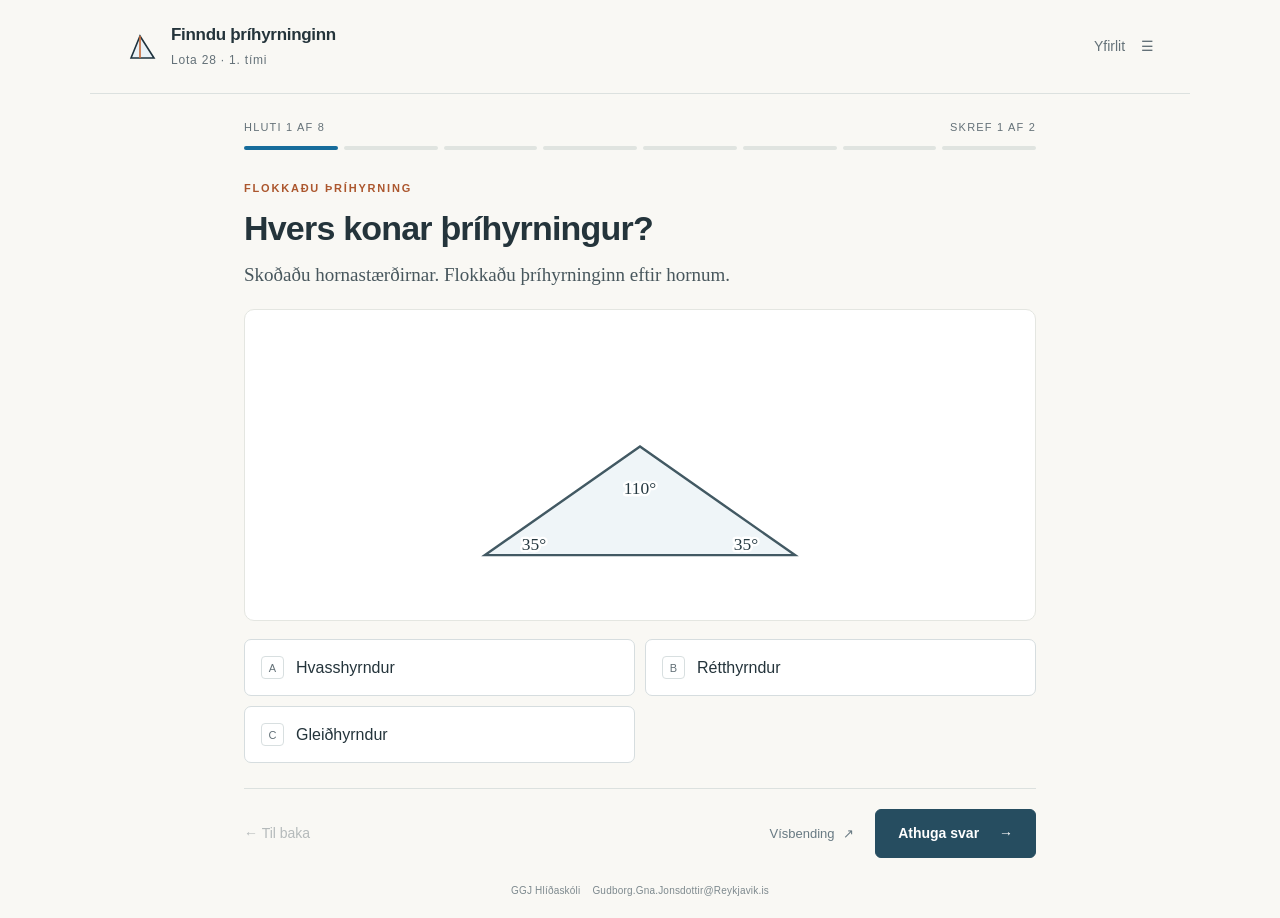
<file: aefingar/finndu-thrihyrninginn/index.html>
<!doctype html>
<html lang="is">
<head>
<meta charset="UTF-8"><meta name="viewport" content="width=device-width,initial-scale=1">
<meta name="theme-color" content="#f9f8f4">
<meta name="description" content="Æfðu flokkun þríhyrninga og reglu Pýþagórasar. Veldu, skoðaðu og reiknaðu, eitt skref í einu.">
<title>Finndu þríhyrninginn · Lota 28</title>
<link rel="stylesheet" href="style.css">
</head>
<body>
<header class="top"><div class="brand"><svg width="32" height="32" viewBox="0 0 32 32" aria-hidden="true"><path d="M5 27L14 5L28 27Z" fill="#e9f1f6" stroke="#1e323d" stroke-width="1.6"/><path d="M14 5V27" stroke="#c76835" stroke-width="1.6"/></svg><div><strong>Finndu þríhyrninginn</strong><span>Lota 28 · 1. tími</span></div></div><button class="quiet" id="outline">Yfirlit <span aria-hidden="true">☰</span></button></header>
<main id="main">
<div class="progress-row"><span id="stepcount"></span><span id="subcount"></span></div>
<div id="progress" class="progress" aria-label="Framvinda"></div>
<section id="exercise" aria-labelledby="heading"></section>
<div class="bottom"><button id="back" class="quiet">← Til baka</button><div class="actions"><button id="hint" class="hint-button">Vísbending <span aria-hidden="true">↗</span></button><button id="check" class="primary">Athuga svar <span aria-hidden="true">→</span></button></div></div>
<p class="footnote">GGJ Hlíðaskóli <span>Gudborg.Gna.Jonsdottir@Reykjavik.is</span></p>
</main>
<dialog id="outlineDialog"><div class="dialog-head"><h2>Æfingin þín</h2><button id="closeDialog" class="icon-button" aria-label="Loka yfirliti">×</button></div><p class="muted">Veldu hluta til að skoða eða æfa aftur.</p><div id="outlineItems"></div><p class="storage-note">Framvindan geymist í þessum vafra. Svör eru ekki send til kennara.</p></dialog>
<script src="app.js"></script>
<script src="embed.js"></script>
</body>
</html>
</file>
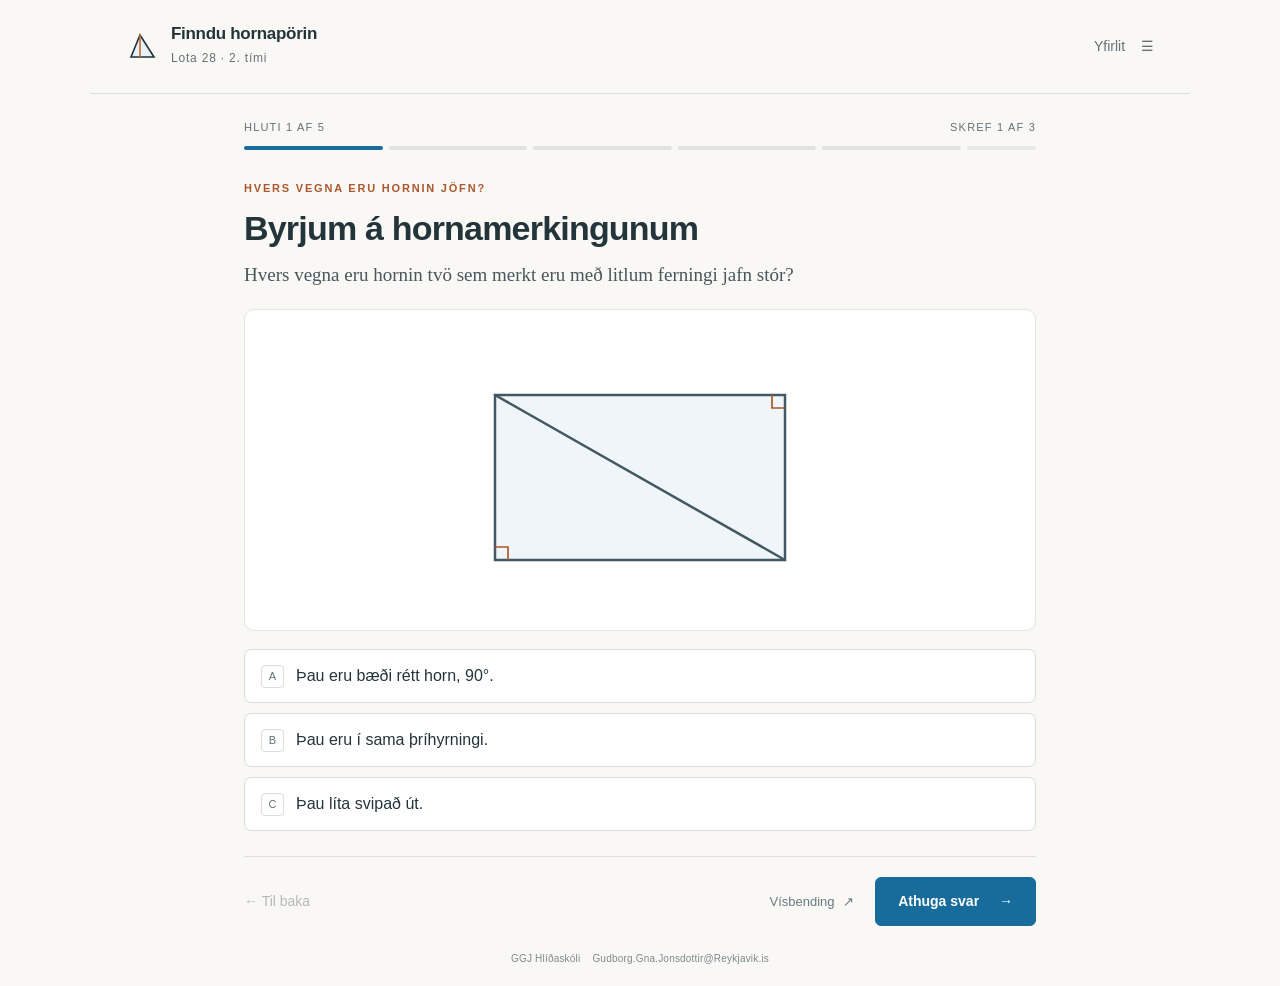
<file: aefingar/timi-2/index.html>
<!doctype html>
<html lang="is">
<head>
<meta charset="UTF-8"><meta name="viewport" content="width=device-width,initial-scale=1">
<meta name="theme-color" content="#f9f8f4">
<meta name="description" content="Æfðu jafnstór horn, samsvörun og einslögun þríhyrninga, eitt skref í einu.">
<title>Finndu hornapörin · Lota 28</title>
<link rel="stylesheet" href="style.css">
</head>
<body>
<header class="top"><div class="brand"><svg width="32" height="32" viewBox="0 0 32 32" aria-hidden="true"><path d="M5 27L14 5L28 27Z" fill="#e9f1f6" stroke="#1e323d" stroke-width="1.6"/><path d="M14 5V27" stroke="#c76835" stroke-width="1.6"/></svg><div><strong>Finndu hornapörin</strong><span>Lota 28 · 2. tími</span></div></div><button class="quiet" id="outline">Yfirlit <span aria-hidden="true">☰</span></button></header>
<main id="main">
<div class="progress-row"><span id="stepcount"></span><span id="subcount"></span></div>
<div id="progress" class="progress" aria-label="Framvinda"></div>
<section id="exercise" aria-labelledby="heading"></section>
<div class="bottom"><button id="back" class="quiet">← Til baka</button><div class="actions"><button id="hint" class="hint-button">Vísbending <span aria-hidden="true">↗</span></button><button id="check" class="primary">Athuga svar <span aria-hidden="true">→</span></button></div></div>
<p class="footnote">GGJ Hlíðaskóli <span>Gudborg.Gna.Jonsdottir@Reykjavik.is</span></p>
</main>
<dialog id="outlineDialog"><div class="dialog-head"><h2>Æfingin þín</h2><button id="closeDialog" class="icon-button" aria-label="Loka yfirliti">×</button></div><p class="muted">Veldu hluta til að skoða eða æfa aftur.</p><div id="outlineItems"></div><p class="storage-note">Framvindan geymist í þessum vafra. Svör eru ekki send til kennara.</p></dialog>
<script src="figures.js?v=20261024-c-intersection"></script>
<script src="tasks.js"></script>
<script src="app.js"></script>
<script src="child.js"></script>
</body>
</html>
</file>
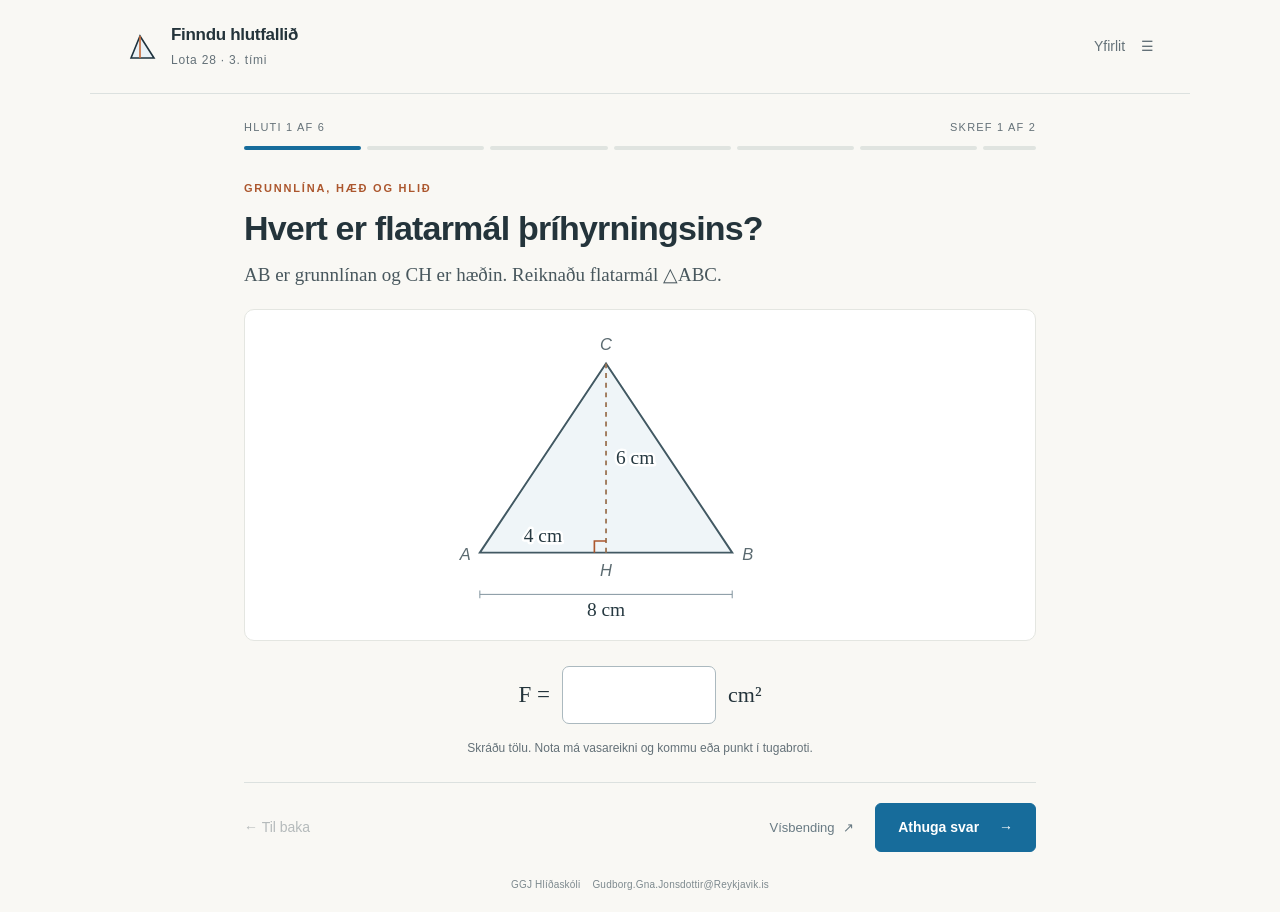
<file: aefingar/timi-3/index.html>
<!doctype html>
<html lang="is">
<head>
<meta charset="UTF-8"><meta name="viewport" content="width=device-width,initial-scale=1">
<meta name="theme-color" content="#f9f8f4">
<meta name="description" content="Æfðu einslögun, lengdar- og flatarmálshlutföll og ármælingar, eitt skref í einu.">
<title>Finndu hlutfallið · Lota 28</title>
<link rel="stylesheet" href="style.css">
</head>
<body>
<header class="top"><div class="brand"><svg width="32" height="32" viewBox="0 0 32 32" aria-hidden="true"><path d="M5 27L14 5L28 27Z" fill="#e9f1f6" stroke="#1e323d" stroke-width="1.6"/><path d="M14 5V27" stroke="#c76835" stroke-width="1.6"/></svg><div><strong>Finndu hlutfallið</strong><span>Lota 28 · 3. tími</span></div></div><button class="quiet" id="outline">Yfirlit <span aria-hidden="true">☰</span></button></header>
<main id="main">
<div class="progress-row"><span id="stepcount"></span><span id="subcount"></span></div>
<div id="progress" class="progress" aria-label="Framvinda"></div>
<section id="exercise" aria-labelledby="heading"></section>
<div class="bottom"><button id="back" class="quiet">← Til baka</button><div class="actions"><button id="hint" class="hint-button">Vísbending <span aria-hidden="true">↗</span></button><button id="check" class="primary">Athuga svar <span aria-hidden="true">→</span></button></div></div>
<p class="footnote">GGJ Hlíðaskóli <span>Gudborg.Gna.Jonsdottir@Reykjavik.is</span></p>
</main>
<dialog id="outlineDialog"><div class="dialog-head"><h2>Æfingin þín</h2><button id="closeDialog" class="icon-button" aria-label="Loka yfirliti">×</button></div><p class="muted">Veldu hluta til að skoða eða æfa aftur.</p><div id="outlineItems"></div><p class="storage-note">Framvindan geymist í þessum vafra. Svör eru ekki send til kennara.</p></dialog>
<script src="figures.js"></script>
<script src="tasks.js"></script>
<script src="app.js"></script>
<script src="child.js"></script>
</body>
</html>
</file>
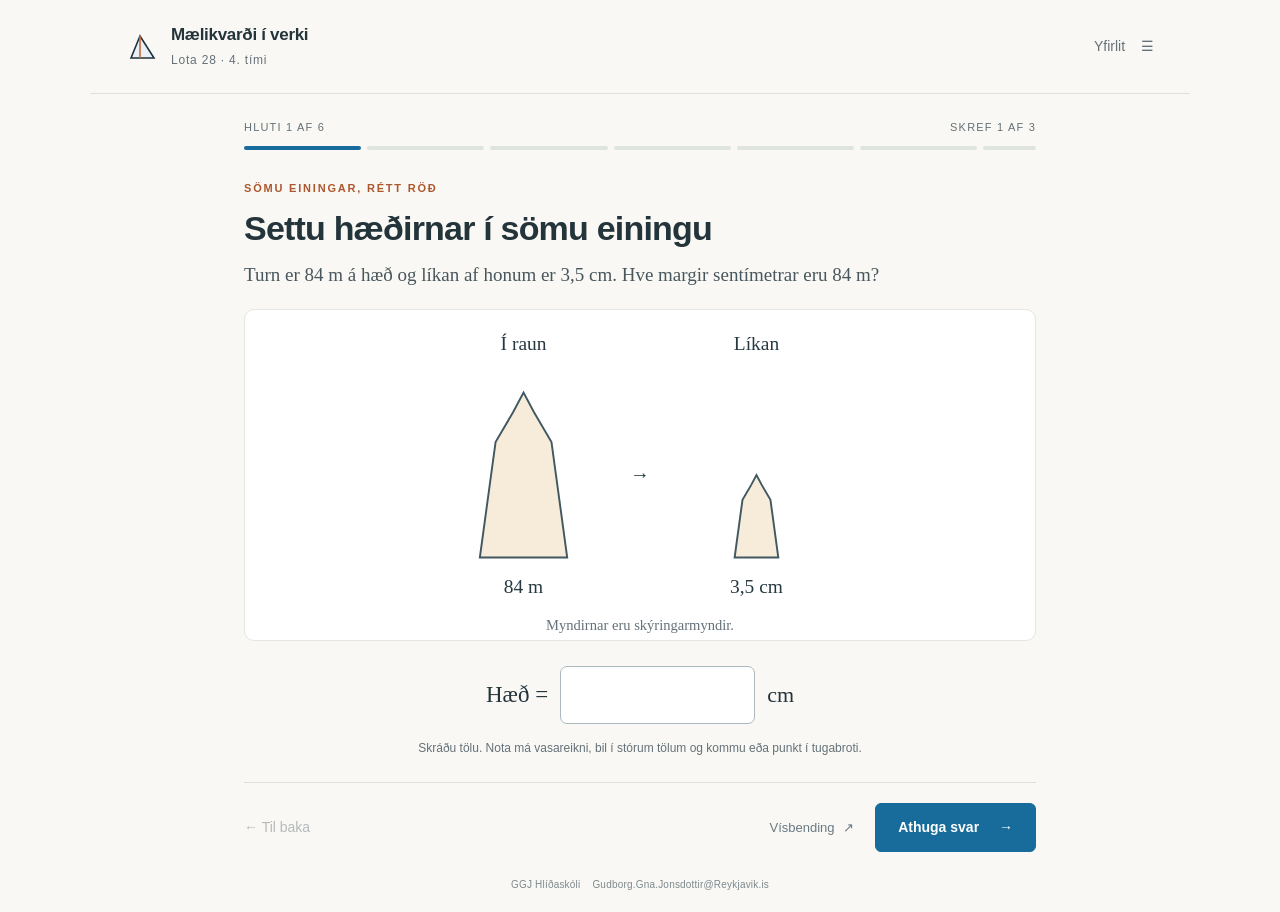
<file: aefingar/timi-4/index.html>
<!doctype html>
<html lang="is">
<head>
<meta charset="UTF-8"><meta name="viewport" content="width=device-width,initial-scale=1">
<meta name="theme-color" content="#f9f8f4">
<meta name="description" content="Æfðu mælikvarða, einingabreytingar og mælingar, eitt skref í einu.">
<title>Mælikvarði í verki · Lota 28</title>
<link rel="stylesheet" href="style.css">
</head>
<body>
<header class="top"><div class="brand"><svg width="32" height="32" viewBox="0 0 32 32" aria-hidden="true"><path d="M5 27L14 5L28 27Z" fill="#e9f1f6" stroke="#1e323d" stroke-width="1.6"/><path d="M14 5V27" stroke="#c76835" stroke-width="1.6"/></svg><div><strong>Mælikvarði í verki</strong><span>Lota 28 · 4. tími</span></div></div><button class="quiet" id="outline">Yfirlit <span aria-hidden="true">☰</span></button></header>
<main id="main">
<div class="progress-row"><span id="stepcount"></span><span id="subcount"></span></div>
<div id="progress" class="progress" aria-label="Framvinda"></div>
<section id="exercise" aria-labelledby="heading"></section>
<div class="bottom"><button id="back" class="quiet">← Til baka</button><div class="actions"><button id="hint" class="hint-button">Vísbending <span aria-hidden="true">↗</span></button><button id="check" class="primary">Athuga svar <span aria-hidden="true">→</span></button></div></div>
<p class="footnote">GGJ Hlíðaskóli <span>Gudborg.Gna.Jonsdottir@Reykjavik.is</span></p>
</main>
<dialog id="outlineDialog"><div class="dialog-head"><h2>Æfingin þín</h2><button id="closeDialog" class="icon-button" aria-label="Loka yfirliti">×</button></div><p class="muted">Veldu hluta til að skoða eða æfa aftur.</p><div id="outlineItems"></div><p class="storage-note">Framvindan geymist í þessum vafra. Svör eru ekki send til kennara.</p></dialog>
<script src="figures.js"></script>
<script src="tasks.js"></script>
<script src="app.js"></script>
<script src="child.js"></script>
</body>
</html>
</file>
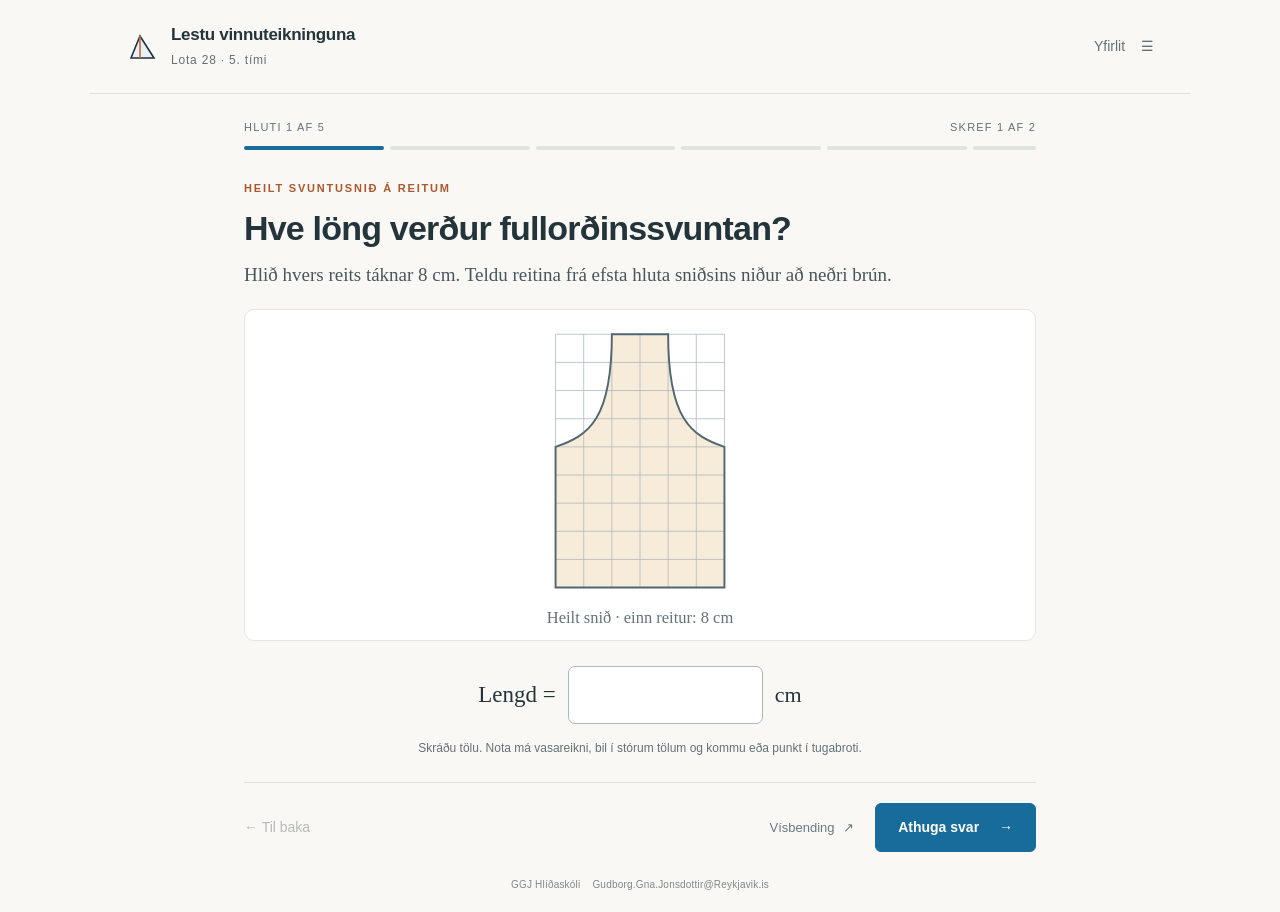
<file: aefingar/timi-5/index.html>
<!doctype html>
<html lang="is">
<head>
<meta charset="UTF-8"><meta name="viewport" content="width=device-width,initial-scale=1">
<meta name="theme-color" content="#f9f8f4">
<meta name="description" content="Lestu snið og vinnuteikningar, gerðu efnislista og reiknaðu mál og flatarmál, eitt skref í einu.">
<title>Lestu vinnuteikninguna · Lota 28</title>
<link rel="stylesheet" href="style.css">
</head>
<body>
<header class="top"><div class="brand"><svg width="32" height="32" viewBox="0 0 32 32" aria-hidden="true"><path d="M5 27L14 5L28 27Z" fill="#e9f1f6" stroke="#1e323d" stroke-width="1.6"/><path d="M14 5V27" stroke="#c76835" stroke-width="1.6"/></svg><div><strong>Lestu vinnuteikninguna</strong><span>Lota 28 · 5. tími</span></div></div><button class="quiet" id="outline">Yfirlit <span aria-hidden="true">☰</span></button></header>
<main id="main">
<div class="progress-row"><span id="stepcount"></span><span id="subcount"></span></div>
<div id="progress" class="progress" aria-label="Framvinda"></div>
<section id="exercise" aria-labelledby="heading"></section>
<div class="bottom"><button id="back" class="quiet">← Til baka</button><div class="actions"><button id="hint" class="hint-button">Vísbending <span aria-hidden="true">↗</span></button><button id="check" class="primary">Athuga svar <span aria-hidden="true">→</span></button></div></div>
<p class="footnote">GGJ Hlíðaskóli <span>Gudborg.Gna.Jonsdottir@Reykjavik.is</span></p>
</main>
<dialog id="outlineDialog"><div class="dialog-head"><h2>Æfingin þín</h2><button id="closeDialog" class="icon-button" aria-label="Loka yfirliti">×</button></div><p class="muted">Veldu hluta til að skoða eða æfa aftur.</p><div id="outlineItems"></div><p class="storage-note">Framvindan geymist í þessum vafra. Svör eru ekki send til kennara.</p></dialog>
<script src="figures.js"></script>
<script src="tasks.js"></script>
<script src="app.js"></script>
<script src="child.js"></script>
</body>
</html>
</file>
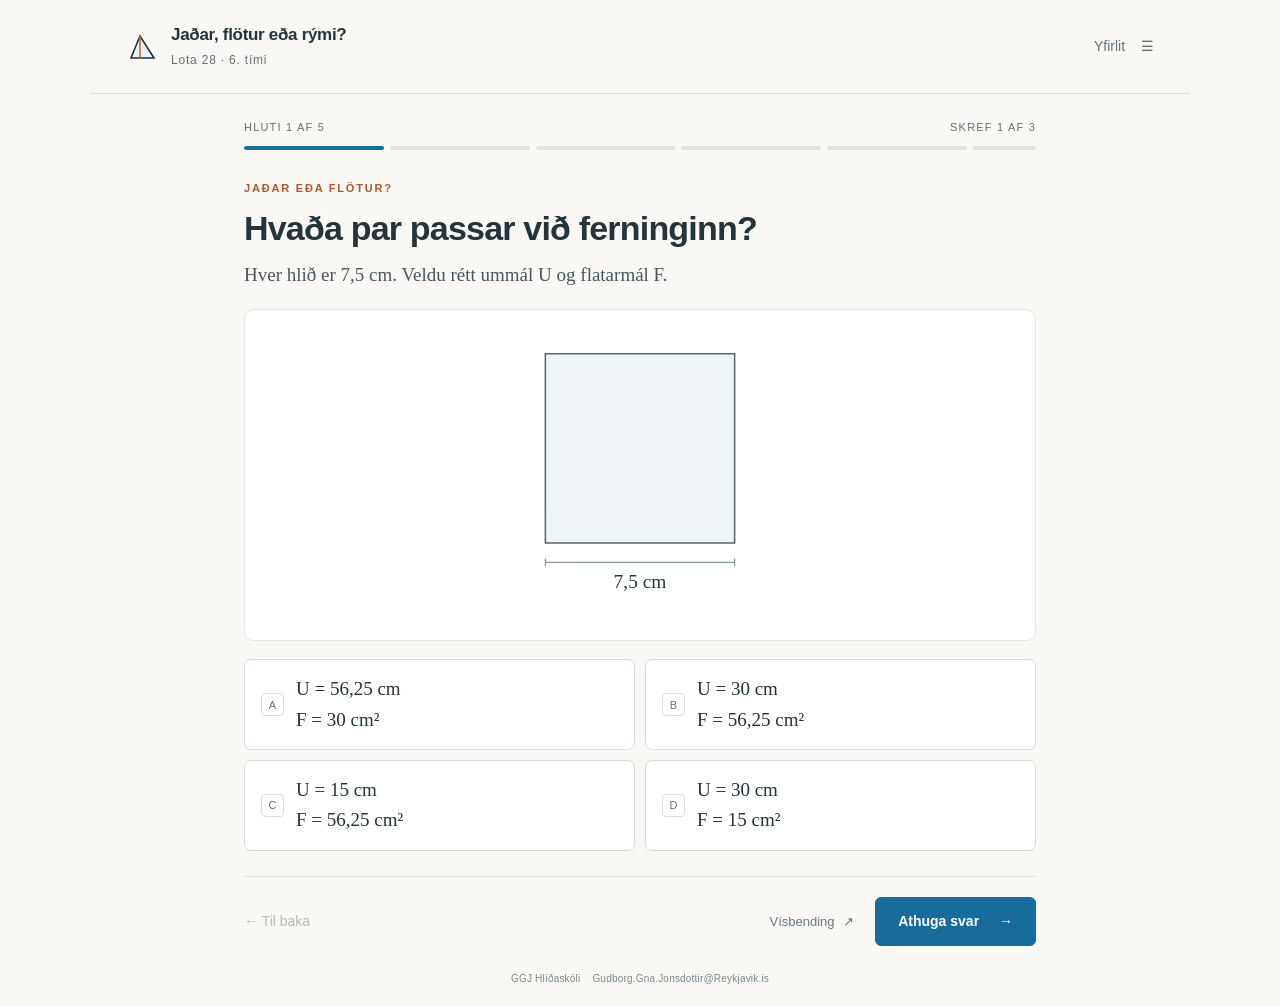
<file: aefingar/timi-6/index.html>
<!doctype html>
<html lang="is">
<head>
<meta charset="UTF-8"><meta name="viewport" content="width=device-width,initial-scale=1">
<meta name="theme-color" content="#f9f8f4">
<meta name="description" content="Veldu rétta lengd, reiknaðu ummál, flatarmál og rúmmál og finndu þyngd malarhlass.">
<title>Jaðar, flötur eða rými? · Lota 28</title>
<link rel="stylesheet" href="style.css">
</head>
<body>
<header class="top"><div class="brand"><svg width="32" height="32" viewBox="0 0 32 32" aria-hidden="true"><path d="M5 27L14 5L28 27Z" fill="#e9f1f6" stroke="#1e323d" stroke-width="1.6"/><path d="M14 5V27" stroke="#c76835" stroke-width="1.6"/></svg><div><strong>Jaðar, flötur eða rými?</strong><span>Lota 28 · 6. tími</span></div></div><button class="quiet" id="outline">Yfirlit <span aria-hidden="true">☰</span></button></header>
<main id="main">
<div class="progress-row"><span id="stepcount"></span><span id="subcount"></span></div>
<div id="progress" class="progress" aria-label="Framvinda"></div>
<section id="exercise" aria-labelledby="heading"></section>
<div class="bottom"><button id="back" class="quiet">← Til baka</button><div class="actions"><button id="hint" class="hint-button">Vísbending <span aria-hidden="true">↗</span></button><button id="check" class="primary">Athuga svar <span aria-hidden="true">→</span></button></div></div>
<p class="footnote">GGJ Hlíðaskóli <span>Gudborg.Gna.Jonsdottir@Reykjavik.is</span></p>
</main>
<dialog id="outlineDialog"><div class="dialog-head"><h2>Æfingin þín</h2><button id="closeDialog" class="icon-button" aria-label="Loka yfirliti">×</button></div><p class="muted">Veldu hluta til að skoða eða æfa aftur.</p><div id="outlineItems"></div><p class="storage-note">Framvindan geymist í þessum vafra. Svör eru ekki send til kennara.</p></dialog>
<script src="figures.js"></script>
<script src="tasks.js"></script>
<script src="app.js"></script>
<script src="child.js"></script>
</body>
</html>
</file>
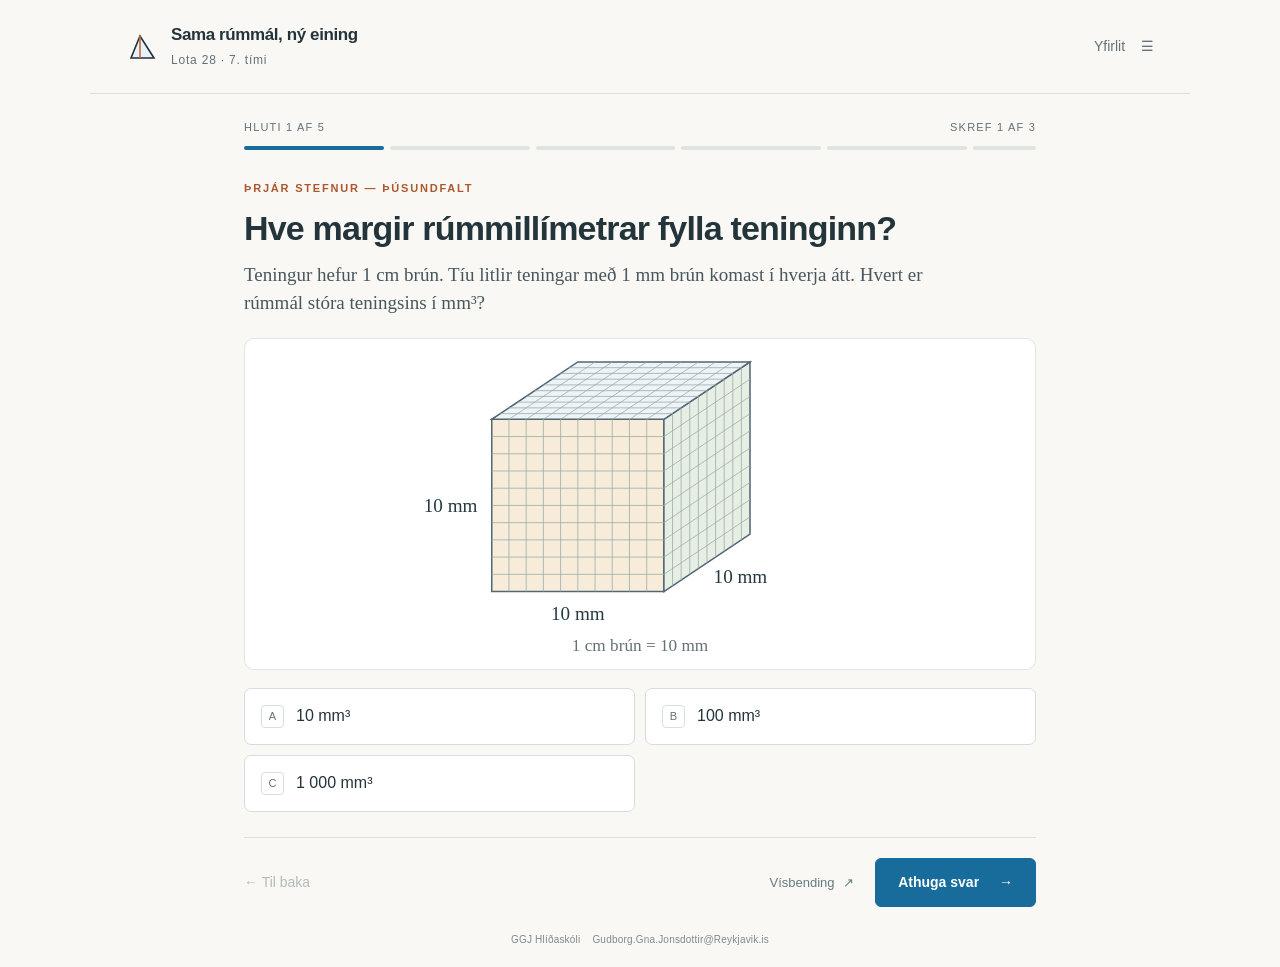
<file: aefingar/timi-7/index.html>
<!doctype html>
<html lang="is">
<head>
<meta charset="UTF-8"><meta name="viewport" content="width=device-width,initial-scale=1">
<meta name="theme-color" content="#f9f8f4">
<meta name="description" content="Breyttu milli rúmeininga og lítraeininga og tengdu rúmmál vatns við massa, eitt skref í einu.">
<title>Sama rúmmál, ný eining · Lota 28</title>
<link rel="stylesheet" href="style.css">
</head>
<body>
<header class="top"><div class="brand"><svg width="32" height="32" viewBox="0 0 32 32" aria-hidden="true"><path d="M5 27L14 5L28 27Z" fill="#e9f1f6" stroke="#1e323d" stroke-width="1.6"/><path d="M14 5V27" stroke="#c76835" stroke-width="1.6"/></svg><div><strong>Sama rúmmál, ný eining</strong><span>Lota 28 · 7. tími</span></div></div><button class="quiet" id="outline">Yfirlit <span aria-hidden="true">☰</span></button></header>
<main id="main">
<div class="progress-row"><span id="stepcount"></span><span id="subcount"></span></div>
<div id="progress" class="progress" aria-label="Framvinda"></div>
<section id="exercise" aria-labelledby="heading"></section>
<div class="bottom"><button id="back" class="quiet">← Til baka</button><div class="actions"><button id="hint" class="hint-button">Vísbending <span aria-hidden="true">↗</span></button><button id="check" class="primary">Athuga svar <span aria-hidden="true">→</span></button></div></div>
<p class="footnote">GGJ Hlíðaskóli <span>Gudborg.Gna.Jonsdottir@Reykjavik.is</span></p>
</main>
<dialog id="outlineDialog"><div class="dialog-head"><h2>Æfingin þín</h2><button id="closeDialog" class="icon-button" aria-label="Loka yfirliti">×</button></div><p class="muted">Veldu hluta til að skoða eða æfa aftur.</p><div id="outlineItems"></div><p class="storage-note">Framvindan geymist í þessum vafra. Svör eru ekki send til kennara.</p></dialog>
<script src="figures.js"></script>
<script src="tasks.js"></script>
<script src="app.js"></script>
<script src="child.js"></script>
</body>
</html>
</file>
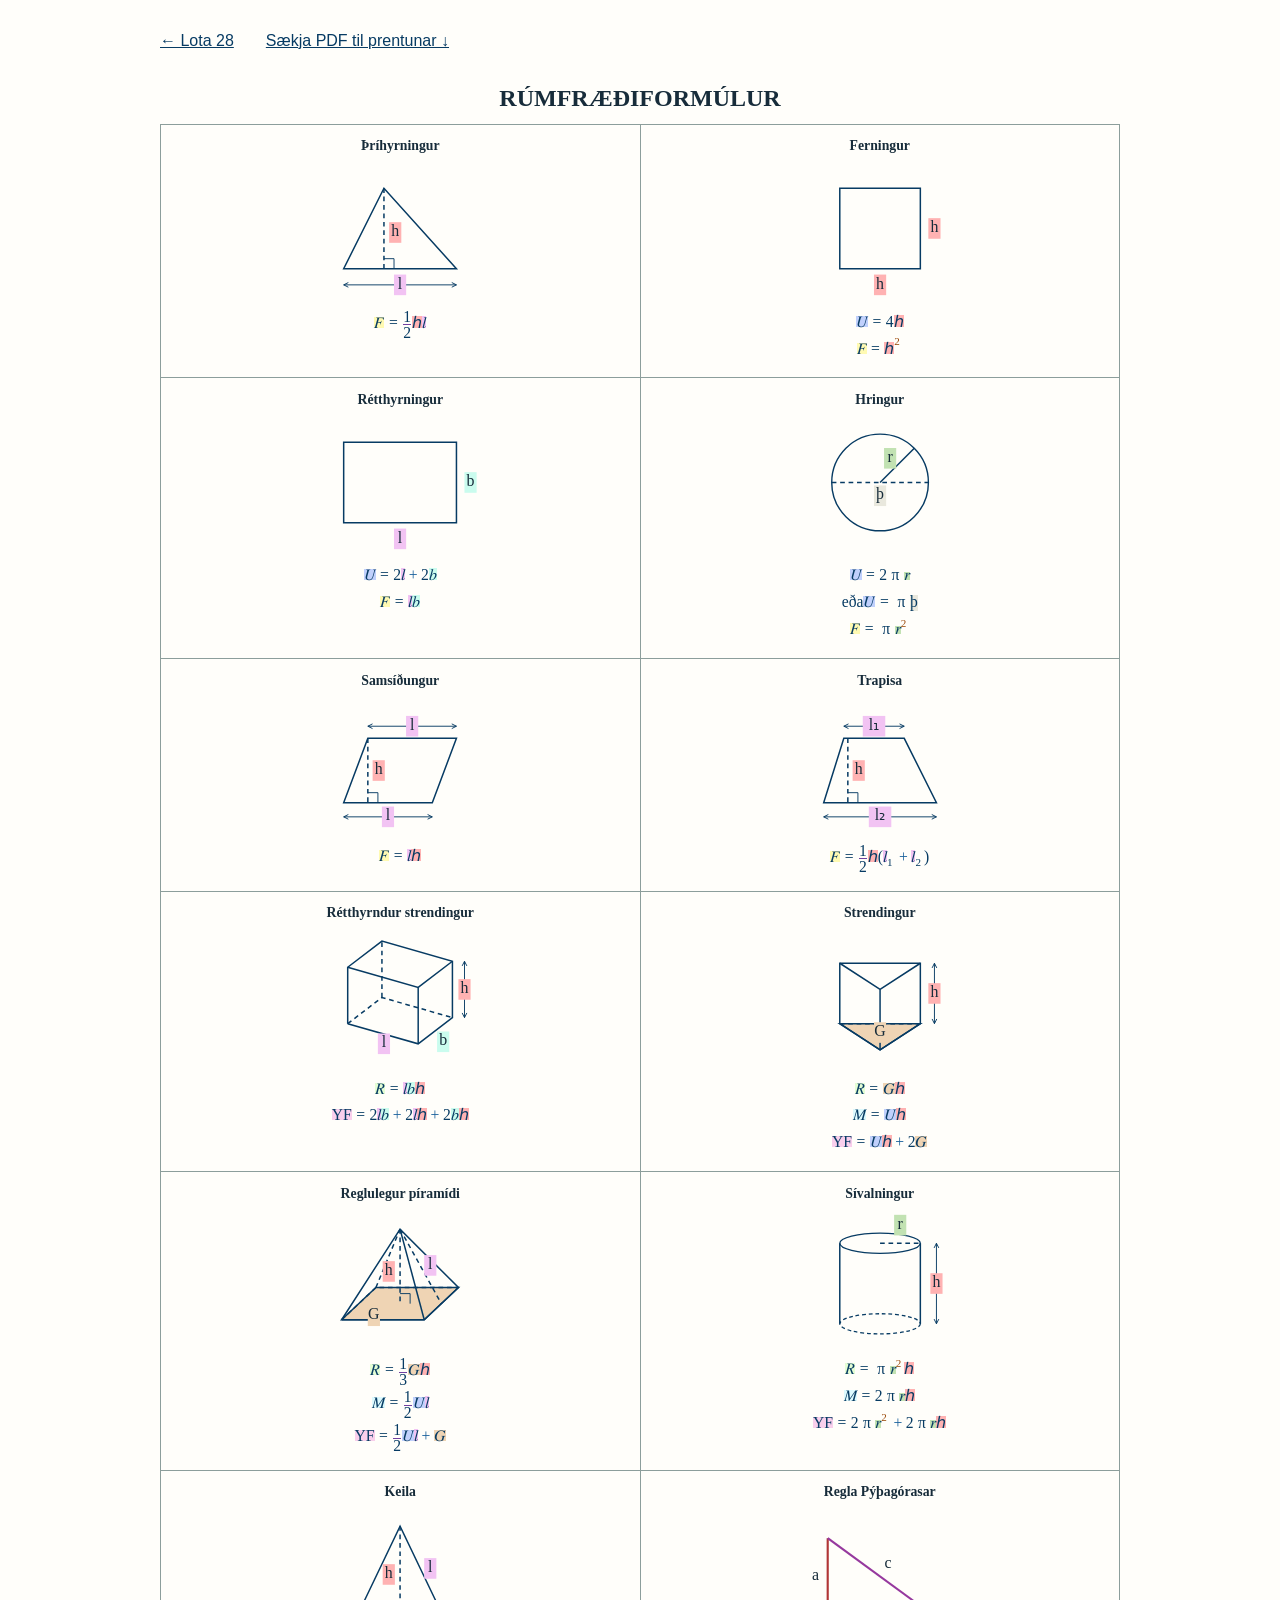
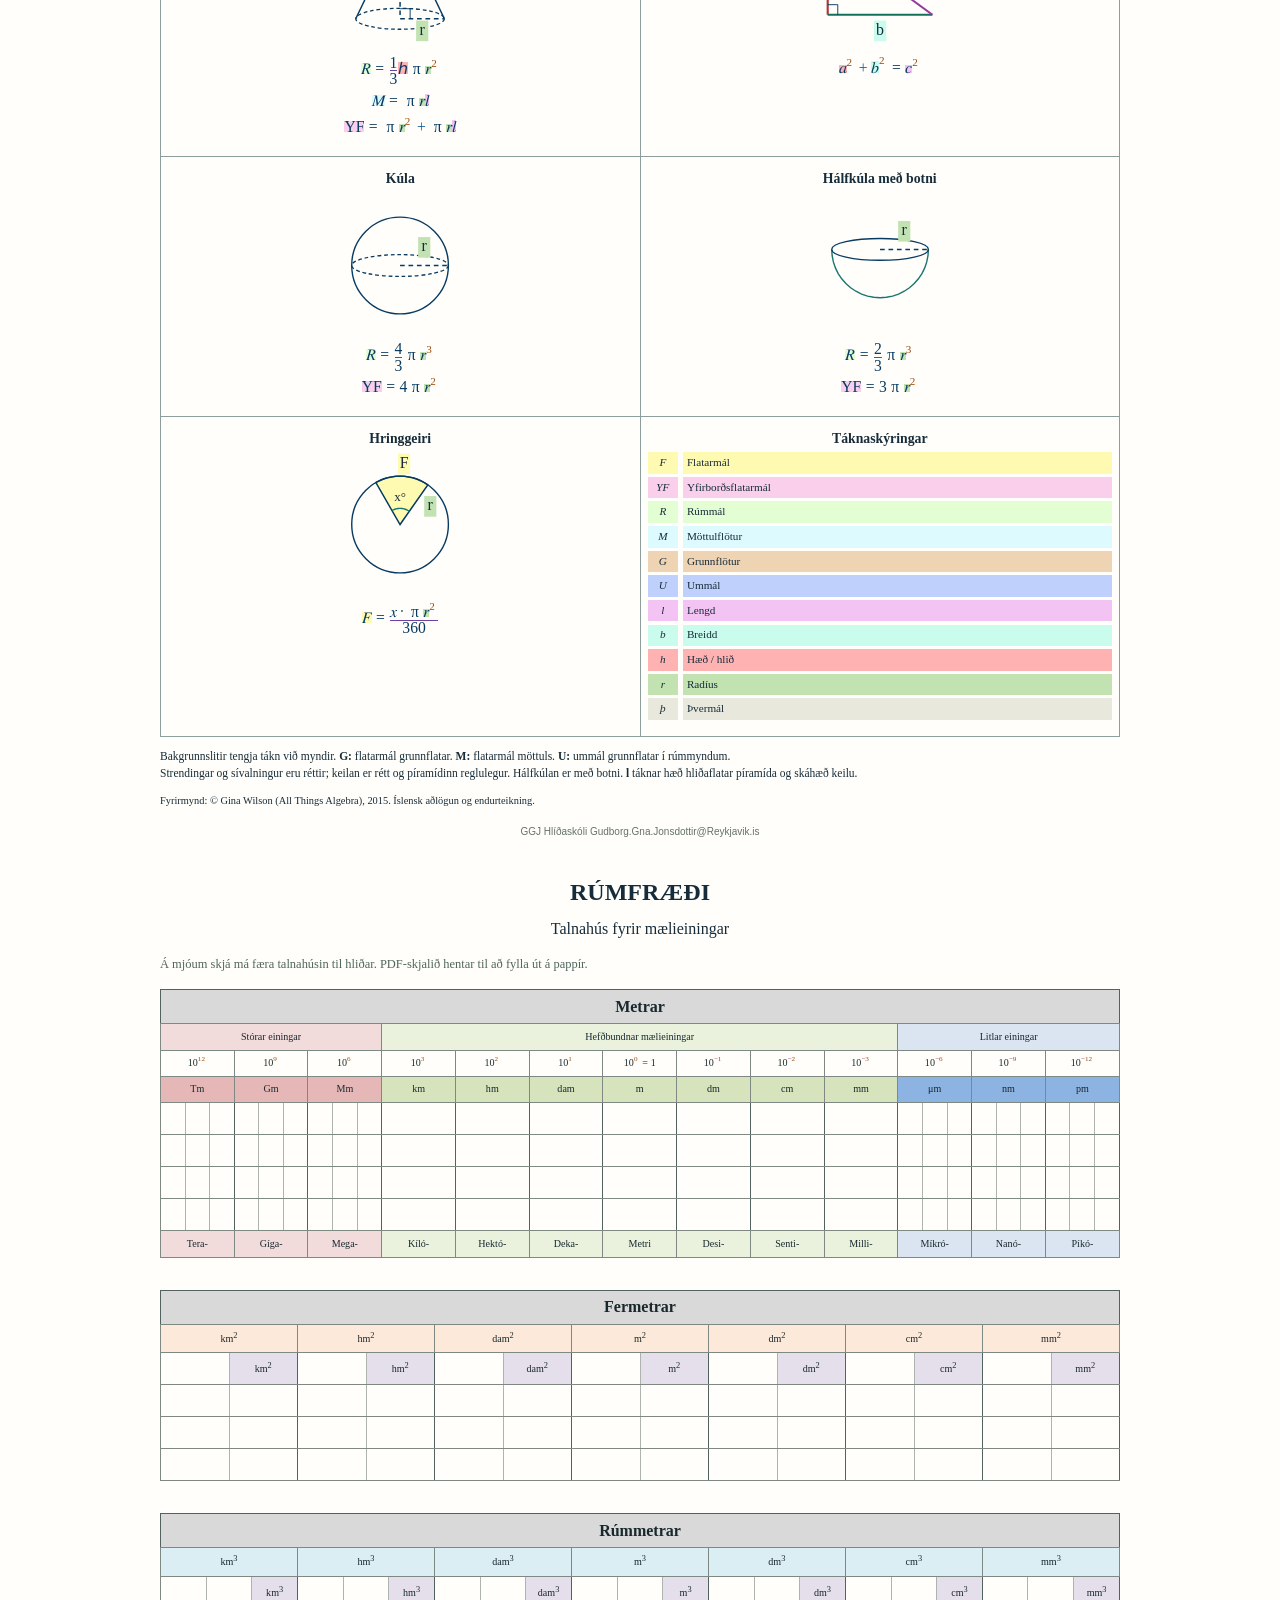
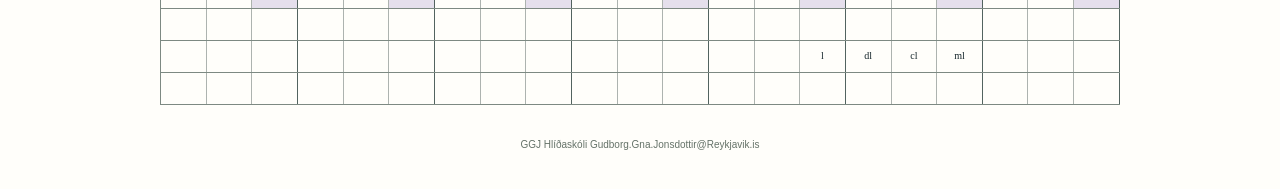
<file: formulublad.html>
<!doctype html><html lang="is"><head><meta charset="utf-8"><meta name="viewport" content="width=device-width,initial-scale=1"><title>Rúmfræðiformúlur og talnahús</title><style>body{max-width:960px;margin:2rem auto;padding:0 1rem;background:#fffefa}a{color:#073b63}.standalone-actions{display:flex;gap:2rem;flex-wrap:wrap;font:16px Arial;margin-bottom:2rem}
.reference-panel{margin:1.5rem 0 2rem;border:1px solid #c7d6cd;background:#fffefa;padding:1rem;scroll-margin-top:1rem}.reference-panel>summary{color:#073b63;cursor:pointer;font-weight:bold;font-size:1.05rem}.reference-panel .ref-intro{font-size:.87rem}.reference-sheet{color:#172c3a;font-family:Georgia,serif;line-height:1.4}.reference-sheet *{box-sizing:border-box}.reference-sheet .sheet-page{margin:1.8rem 0 2.3rem}.reference-sheet .ref-heading{font-size:1.5rem;text-align:center;font-weight:bold;margin:.3rem 0 .5rem}.reference-sheet .ref-subtitle{text-align:center;margin:0 0 1rem}.reference-sheet .ref-name{display:none}.reference-sheet .formula-grid{display:grid;grid-template-columns:repeat(2,minmax(0,1fr));border-top:1px solid #8c9e9b;border-left:1px solid #8c9e9b}.reference-sheet .ref-card{padding:.8rem .45rem;border-bottom:1px solid #8c9e9b;border-right:1px solid #8c9e9b;text-align:center;min-width:0}.reference-sheet .ref-card h3{font-size:.86rem;font-weight:bold;margin:0 0 .3rem;line-height:1.3}.reference-sheet .ref-card svg{display:block;width:100%;height:145px;margin:auto}.reference-sheet .ref-equation{margin:.35rem 0;color:#073b63;font-size:.95rem;white-space:nowrap}.reference-sheet .ref-equation math{font-size:1.03em}.reference-sheet .ref-key>div{display:grid;grid-template-columns:1.9rem 1fr;gap:.3rem;margin:.2rem 0;text-align:left;font-size:.7rem}.reference-sheet .ref-key>div>span{padding:.18rem .25rem}.reference-sheet .ref-key>div>span:first-child{text-align:center;font-style:italic}.reference-sheet .ref-notes{font-size:.72rem;line-height:1.5;margin:.7rem 0}.reference-sheet .ref-credit{font-size:.65rem;line-height:1.4}.reference-sheet .ref-watermark{font:10px/1.5 Arial,sans-serif;text-align:center;overflow-wrap:anywhere;color:#657268;margin:1rem 0 .3rem}.reference-sheet .house-scroll{overflow-x:auto;max-width:100%;margin:1rem 0 2rem}.reference-sheet .house{min-width:670px;width:100%;border-collapse:collapse;table-layout:fixed;color:#18282d;font-size:.63rem;line-height:1.25}.reference-sheet .house caption{border:1px solid #52635f;border-bottom:0;font-size:1rem;font-weight:bold;background:#d9d9d9;padding:.4rem}.reference-sheet .house td,.reference-sheet .house th{border:1px solid #7d8982;padding:.4rem .08rem;text-align:center;vertical-align:middle;font-weight:normal;color:inherit}.reference-sheet .house .digit-row td{height:32px;border-right:1px solid #adb3af}.reference-sheet .house .unit-end{border-right:1.5px solid #52635f!important}.reference-sheet .house .large{background:#e5b8b7}.reference-sheet .house .large-light{background:#f2dbdb}.reference-sheet .house .metric{background:#d6e3bc}.reference-sheet .house .metric-light{background:#eaf1dd}.reference-sheet .house .small{background:#8db3e2}.reference-sheet .house .small-light{background:#dbe5f1}.reference-sheet .power-2 th{background:#fde9d9}.reference-sheet .power-3 th{background:#daeef3}.reference-sheet .house .place-unit{background:#e5dfec}.reference-sheet .house math{font-size:1em}.reference-sheet .ref-scroll-help{font-size:.78rem;color:#50665d}
@media(max-width:500px){.reference-panel{padding:.65rem}.reference-sheet .formula-grid{grid-template-columns:1fr}.reference-sheet .ref-card h3{font-size:1rem}.reference-sheet .ref-equation{font-size:1.12rem}.reference-sheet .ref-card svg{height:175px}.reference-sheet .ref-key>div{font-size:.85rem}.reference-sheet .ref-heading{font-size:1.2rem}}
@media print{.reference-panel{display:none}}

@page{size:A4;margin:9mm 8mm}
@media print{html{font-size:12pt}body{margin:0;background:white}.standalone-actions{display:none}.reference-sheet{font-size:10pt}.reference-sheet .sheet-page{height:276mm;margin:0;border:3px double #30443d;padding:4mm;break-after:page;display:flex;flex-direction:column}.reference-sheet .sheet-page:last-child{break-after:auto}.reference-sheet .ref-heading{font-size:17pt;margin:0 0 2mm}.reference-sheet .ref-name{display:block;text-align:right;font-size:8pt;margin:0 0 2mm}.reference-sheet .ref-subtitle{font-size:12pt;margin:0 0 2mm}.reference-sheet .formula-grid{grid-template-columns:repeat(4,minmax(0,1fr));grid-template-rows:repeat(4,54mm)}.reference-sheet .ref-card{padding:1.5mm .7mm}.reference-sheet .ref-card h3{font-size:8.1pt;height:5mm;margin:0;line-height:1.2}.reference-sheet .ref-card svg{height:25mm;width:100%}.reference-sheet .ref-equation{font-size:10.3pt;margin:1mm 0;line-height:1.55}.reference-sheet .ref-key>div{grid-template-columns:6mm 1fr;gap:1mm;margin:.8mm 0;font-size:7.2pt;line-height:1.25}.reference-sheet .ref-key>div>span{padding:.8mm .4mm}.reference-sheet .ref-notes{font-size:8pt;margin:3mm 0 1mm;line-height:1.3}.reference-sheet .ref-credit{font-size:7pt;margin:1mm 0}.reference-sheet .ref-watermark{margin:auto 0 0;font-size:7pt}.reference-sheet .house-scroll{overflow:visible;margin:3mm 0 5mm}.reference-sheet .house{min-width:0;font-size:8pt}.reference-sheet .house caption{padding:2mm;font-size:12pt}.reference-sheet .house th,.reference-sheet .house td{padding:2mm 0}.reference-sheet .house .digit-row td{height:8mm}.reference-sheet .metric-house{font-size:7pt}.reference-sheet .ref-scroll-help{display:none}.reference-sheet .power-house .digit-row td{height:9mm}}
@media print{.reference-sheet .formula-grid{grid-template-rows:54mm 54mm 59mm 54mm}.reference-sheet .ref-card svg{height:22mm}.reference-sheet .ref-equation{margin:.7mm 0;line-height:1.25}.reference-sheet .ref-key>div{font-size:7pt;line-height:1.15;margin:.4mm 0}.reference-sheet .ref-key>div>span{padding:.2mm .4mm}}</style><style id="operation-colors">/* Litakóðun reikniaðgerða, samkvæmt ósk kennara 13. október 2026. */
.op-add{color:#185f9b}.op-sub{color:#a13254}.op-mul{color:#14715b}.op-div{color:#7040a0}.op-pow{color:#9c4b0c}
math .math-neutral{color:#073b63}
math msqrt.op-pow>mrow{color:#073b63;border-top-color:#9c4b0c}
.example-question strong{color:#073b63}
@media print{math,.operation-key{-webkit-print-color-adjust:exact;print-color-adjust:exact}}
math msqrt.op-pow::before{filter:none;background-image:url("data:image/svg+xml,%3Csvg xmlns='http://www.w3.org/2000/svg' viewBox='0 0 13 100' preserveAspectRatio='none'%3E%3Cpath d='M0 72 L3 66 L6 98 L13 0' fill='none' stroke='%239c4b0c' stroke-width='1' vector-effect='non-scaling-stroke'/%3E%3C/svg%3E")}
</style></head><body><nav class="standalone-actions"><a href="index.html#yfirlit">← Lota 28</a><a href="rumfraediformulur-talnahus.pdf" download>Sækja PDF til prentunar ↓</a></nav><div class="reference-sheet"><div class="sheet-page"><p class="ref-name">Nafn: ____________________________________</p><h2 class="ref-heading">RÚMFRÆÐIFORMÚLUR</h2><div class="formula-grid"><article class="ref-card"><h3>Þríhyrningur</h3><svg xmlns="http://www.w3.org/2000/svg" role="img" aria-labelledby="fig-ref-0-title" viewBox="0 0 172.00 154.80" width="172.00" height="154.80" style="--fig-width:172.00px"><title id="fig-ref-0-title">Þríhyrningur</title><g font-family="Cambria Math, Georgia, serif"><polygon points="25.80,116.10 146.20,116.10 68.80,30.10" fill="none" stroke="#073b63" stroke-width="1.6"/><polyline points="68.80,30.10 68.80,116.10" fill="none" stroke="#073b63" stroke-width="1.6" stroke-dasharray="5 4"/><polyline points="79.55,116.10 79.55,105.35 68.80,105.35" fill="none" stroke="#073b63" stroke-width="1"/><rect x="74.33999999999999" y="66.39999999999999" width="13" height="22" fill="#ffb2b2"/><text x="80.83999999999999" y="77.39999999999999" text-anchor="middle" dominant-baseline="middle" font-size="17" fill="#172c3a">h</text><polyline points="25.80,133.30 146.20,133.30" fill="none" stroke="#073b63" stroke-width="1"/><polyline points="30.80,130.80 25.80,133.30 30.80,135.80" fill="none" stroke="#073b63" stroke-width="1"/><polyline points="141.20,130.80 146.20,133.30 141.20,135.80" fill="none" stroke="#073b63" stroke-width="1"/><rect x="79.5" y="122.29999999999998" width="13" height="22" fill="#f2c3f3"/><text x="86.0" y="133.29999999999998" text-anchor="middle" dominant-baseline="middle" font-size="17" fill="#172c3a">l</text></g></svg><div class="ref-equation"><math xmlns="http://www.w3.org/1998/Math/MathML" displaystyle="true" data-tex="F=\frac12 hl"><mrow><mi style="background:#fffab2">F</mi><mo>=</mo><mfrac class="op-div" mathcolor="#7040a0"><mrow class="math-neutral" mathcolor="#073b63"><mn>1</mn></mrow><mrow class="math-neutral" mathcolor="#073b63"><mn>2</mn></mrow></mfrac><mi style="background:#ffb2b2">h</mi><mi style="background:#f2c3f3">l</mi></mrow></math></div></article><article class="ref-card"><h3>Ferningur</h3><svg xmlns="http://www.w3.org/2000/svg" role="img" aria-labelledby="fig-ref-1-title" viewBox="0 0 172.00 154.80" width="172.00" height="154.80" style="--fig-width:172.00px"><title id="fig-ref-1-title">Ferningur</title><g font-family="Cambria Math, Georgia, serif"><polygon points="43.00,116.10 129.00,116.10 129.00,30.10 43.00,30.10" fill="none" stroke="#073b63" stroke-width="1.6"/><rect x="79.5" y="122.29999999999998" width="13" height="22" fill="#ffb2b2"/><text x="86" y="133.29999999999998" text-anchor="middle" dominant-baseline="middle" font-size="17" fill="#172c3a">h</text><rect x="137.55" y="62.099999999999994" width="13" height="22" fill="#ffb2b2"/><text x="144.05" y="73.1" text-anchor="middle" dominant-baseline="middle" font-size="17" fill="#172c3a">h</text></g></svg><div class="ref-equation"><math xmlns="http://www.w3.org/1998/Math/MathML" displaystyle="true" data-tex="U=4h"><mrow><mi style="background:#c0d0fc">U</mi><mo>=</mo><mn>4</mn><mi style="background:#ffb2b2">h</mi></mrow></math></div><div class="ref-equation"><math xmlns="http://www.w3.org/1998/Math/MathML" displaystyle="true" data-tex="F=h^2"><mrow><mi style="background:#fffab2">F</mi><mo>=</mo><msup><mi style="background:#ffb2b2">h</mi><mn class="op-pow" mathcolor="#9c4b0c">2</mn></msup></mrow></math></div></article><article class="ref-card"><h3>Rétthyrningur</h3><svg xmlns="http://www.w3.org/2000/svg" role="img" aria-labelledby="fig-ref-2-title" viewBox="0 0 172.00 154.80" width="172.00" height="154.80" style="--fig-width:172.00px"><title id="fig-ref-2-title">Rétthyrningur</title><g font-family="Cambria Math, Georgia, serif"><polygon points="25.80,116.10 146.20,116.10 146.20,30.10 25.80,30.10" fill="none" stroke="#073b63" stroke-width="1.6"/><rect x="79.5" y="122.29999999999998" width="13" height="22" fill="#f2c3f3"/><text x="86" y="133.29999999999998" text-anchor="middle" dominant-baseline="middle" font-size="17" fill="#172c3a">l</text><rect x="154.75" y="62.099999999999994" width="13" height="22" fill="#cafcee"/><text x="161.25" y="73.1" text-anchor="middle" dominant-baseline="middle" font-size="17" fill="#172c3a">b</text></g></svg><div class="ref-equation"><math xmlns="http://www.w3.org/1998/Math/MathML" displaystyle="true" data-tex="U=2l+2b"><mrow><mi style="background:#c0d0fc">U</mi><mo>=</mo><mn>2</mn><mi style="background:#f2c3f3">l</mi><mo class="op-add" mathcolor="#185f9b">+</mo><mn>2</mn><mi style="background:#cafcee">b</mi></mrow></math></div><div class="ref-equation"><math xmlns="http://www.w3.org/1998/Math/MathML" displaystyle="true" data-tex="F=lb"><mrow><mi style="background:#fffab2">F</mi><mo>=</mo><mi style="background:#f2c3f3">l</mi><mi style="background:#cafcee">b</mi></mrow></math></div></article><article class="ref-card"><h3>Hringur</h3><svg xmlns="http://www.w3.org/2000/svg" role="img" aria-labelledby="fig-ref-3-title" viewBox="0 0 172.00 154.80" width="172.00" height="154.80" style="--fig-width:172.00px"><title id="fig-ref-3-title">Hringur</title><g font-family="Cambria Math, Georgia, serif"><circle cx="86" cy="73.1" r="51.6" fill="none" stroke="#073b63" stroke-width="1.5"/><polyline points="34.40,73.10 137.60,73.10" fill="none" stroke="#073b63" stroke-width="1.6" stroke-dasharray="5 4"/><polyline points="86.00,73.10 122.55,36.55" fill="none" stroke="#073b63" stroke-width="1.6"/><rect x="90.25" y="36.3" width="13" height="22" fill="#c2e2b2"/><text x="96.75" y="47.3" text-anchor="middle" dominant-baseline="middle" font-size="17" fill="#172c3a">r</text><rect x="79.5" y="76.28999999999999" width="13" height="22" fill="#e9e8dd"/><text x="86" y="87.28999999999999" text-anchor="middle" dominant-baseline="middle" font-size="17" fill="#172c3a">þ</text></g></svg><div class="ref-equation"><math xmlns="http://www.w3.org/1998/Math/MathML" displaystyle="true" data-tex="U=2\pi r"><mrow><mi style="background:#c0d0fc">U</mi><mo>=</mo><mn>2</mn><mo>π</mo><mi style="background:#c2e2b2">r</mi></mrow></math></div><div class="ref-equation"><math xmlns="http://www.w3.org/1998/Math/MathML" displaystyle="true" data-tex="\text{eða }U=\pi\text{þ}"><mrow><mtext>eða </mtext><mi style="background:#c0d0fc">U</mi><mo>=</mo><mo>π</mo><mtext style="background:#e9e8dd">þ</mtext></mrow></math></div><div class="ref-equation"><math xmlns="http://www.w3.org/1998/Math/MathML" displaystyle="true" data-tex="F=\pi r^2"><mrow><mi style="background:#fffab2">F</mi><mo>=</mo><mo>π</mo><msup><mi style="background:#c2e2b2">r</mi><mn class="op-pow" mathcolor="#9c4b0c">2</mn></msup></mrow></math></div></article><article class="ref-card"><h3>Samsíðungur</h3><svg xmlns="http://www.w3.org/2000/svg" role="img" aria-labelledby="fig-ref-4-title" viewBox="0 0 172.00 154.80" width="172.00" height="154.80" style="--fig-width:172.00px"><title id="fig-ref-4-title">Samsíðungur</title><g font-family="Cambria Math, Georgia, serif"><polygon points="25.80,116.10 120.40,116.10 146.20,47.30 51.60,47.30" fill="none" stroke="#073b63" stroke-width="1.6"/><polyline points="51.60,47.30 51.60,116.10" fill="none" stroke="#073b63" stroke-width="1.6" stroke-dasharray="5 4"/><polyline points="62.35,116.10 62.35,105.35 51.60,105.35" fill="none" stroke="#073b63" stroke-width="1"/><rect x="56.71" y="70.7" width="13" height="22" fill="#ffb2b2"/><text x="63.21" y="81.7" text-anchor="middle" dominant-baseline="middle" font-size="17" fill="#172c3a">h</text><polyline points="51.60,34.40 146.20,34.40" fill="none" stroke="#073b63" stroke-width="1"/><polyline points="56.60,31.90 51.60,34.40 56.60,36.90" fill="none" stroke="#073b63" stroke-width="1"/><polyline points="141.20,31.90 146.20,34.40 141.20,36.90" fill="none" stroke="#073b63" stroke-width="1"/><rect x="92.39999999999999" y="23.39999999999999" width="13" height="22" fill="#f2c3f3"/><text x="98.89999999999999" y="34.39999999999999" text-anchor="middle" dominant-baseline="middle" font-size="17" fill="#172c3a">l</text><polyline points="25.80,131.15 120.40,131.15" fill="none" stroke="#073b63" stroke-width="1"/><polyline points="30.80,128.65 25.80,131.15 30.80,133.65" fill="none" stroke="#073b63" stroke-width="1"/><polyline points="115.40,128.65 120.40,131.15 115.40,133.65" fill="none" stroke="#073b63" stroke-width="1"/><rect x="66.60000000000001" y="120.15" width="13" height="22" fill="#f2c3f3"/><text x="73.10000000000001" y="131.15" text-anchor="middle" dominant-baseline="middle" font-size="17" fill="#172c3a">l</text></g></svg><div class="ref-equation"><math xmlns="http://www.w3.org/1998/Math/MathML" displaystyle="true" data-tex="F=lh"><mrow><mi style="background:#fffab2">F</mi><mo>=</mo><mi style="background:#f2c3f3">l</mi><mi style="background:#ffb2b2">h</mi></mrow></math></div></article><article class="ref-card"><h3>Trapisa</h3><svg xmlns="http://www.w3.org/2000/svg" role="img" aria-labelledby="fig-ref-5-title" viewBox="0 0 172.00 154.80" width="172.00" height="154.80" style="--fig-width:172.00px"><title id="fig-ref-5-title">Trapisa</title><g font-family="Cambria Math, Georgia, serif"><polygon points="25.80,116.10 146.20,116.10 111.80,47.30 47.30,47.30" fill="none" stroke="#073b63" stroke-width="1.6"/><polyline points="51.60,47.30 51.60,116.10" fill="none" stroke="#073b63" stroke-width="1.6" stroke-dasharray="5 4"/><polyline points="62.35,116.10 62.35,105.35 51.60,105.35" fill="none" stroke="#073b63" stroke-width="1"/><rect x="56.71" y="70.7" width="13" height="22" fill="#ffb2b2"/><text x="63.21" y="81.7" text-anchor="middle" dominant-baseline="middle" font-size="17" fill="#172c3a">h</text><polyline points="47.30,34.40 111.80,34.40" fill="none" stroke="#073b63" stroke-width="1"/><polyline points="52.30,31.90 47.30,34.40 52.30,36.90" fill="none" stroke="#073b63" stroke-width="1"/><polyline points="106.80,31.90 111.80,34.40 106.80,36.90" fill="none" stroke="#073b63" stroke-width="1"/><rect x="67.55" y="23.39999999999999" width="24" height="22" fill="#f2c3f3"/><text x="79.55" y="34.39999999999999" text-anchor="middle" dominant-baseline="middle" font-size="17" fill="#172c3a">l₁</text><polyline points="25.80,131.15 146.20,131.15" fill="none" stroke="#073b63" stroke-width="1"/><polyline points="30.80,128.65 25.80,131.15 30.80,133.65" fill="none" stroke="#073b63" stroke-width="1"/><polyline points="141.20,128.65 146.20,131.15 141.20,133.65" fill="none" stroke="#073b63" stroke-width="1"/><rect x="74.0" y="120.15" width="24" height="22" fill="#f2c3f3"/><text x="86.0" y="131.15" text-anchor="middle" dominant-baseline="middle" font-size="17" fill="#172c3a">l₂</text></g></svg><div class="ref-equation"><math xmlns="http://www.w3.org/1998/Math/MathML" displaystyle="true" data-tex="F=\frac12 h(l_1+l_2)"><mrow><mi style="background:#fffab2">F</mi><mo>=</mo><mfrac class="op-div" mathcolor="#7040a0"><mrow class="math-neutral" mathcolor="#073b63"><mn>1</mn></mrow><mrow class="math-neutral" mathcolor="#073b63"><mn>2</mn></mrow></mfrac><mi style="background:#ffb2b2">h</mi><mo>(</mo><msub><mi style="background:#f2c3f3">l</mi><mn>1</mn></msub><mo class="op-add" mathcolor="#185f9b">+</mo><msub><mi style="background:#f2c3f3">l</mi><mn>2</mn></msub><mo>)</mo></mrow></math></div></article><article class="ref-card"><h3>Rétthyrndur strendingur</h3><svg xmlns="http://www.w3.org/2000/svg" role="img" aria-labelledby="fig-ref-6-title" viewBox="0 0 172.00 154.80" width="172.00" height="154.80" style="--fig-width:172.00px"><title id="fig-ref-6-title">Rétthyrndur strendingur</title><g font-family="Cambria Math, Georgia, serif"><polyline points="30.10,103.20 105.35,124.70 141.90,96.75 141.90,36.55 66.65,15.05 30.10,43.00 30.10,103.20" fill="none" stroke="#073b63" stroke-width="1.6"/><polyline points="30.10,43.00 105.35,64.50 141.90,36.55" fill="none" stroke="#073b63" stroke-width="1.6"/><polyline points="105.35,124.70 105.35,64.50" fill="none" stroke="#073b63" stroke-width="1.6"/><polyline points="30.10,103.20 66.65,75.25 141.90,96.75" fill="none" stroke="#073b63" stroke-width="1.6" stroke-dasharray="5 4"/><polyline points="66.65,75.25 66.65,15.05" fill="none" stroke="#073b63" stroke-width="1.6" stroke-dasharray="5 4"/><rect x="62.3" y="113.7" width="13" height="22" fill="#f2c3f3"/><text x="68.8" y="124.7" text-anchor="middle" dominant-baseline="middle" font-size="17" fill="#172c3a">l</text><rect x="125.51000000000002" y="111.54999999999998" width="13" height="22" fill="#cafcee"/><text x="132.01000000000002" y="122.54999999999998" text-anchor="middle" dominant-baseline="middle" font-size="17" fill="#172c3a">b</text><polyline points="154.80,96.75 154.80,36.55" fill="none" stroke="#073b63" stroke-width="1"/><polyline points="152.30,91.75 154.80,96.75 157.30,91.75" fill="none" stroke="#073b63" stroke-width="1"/><polyline points="152.30,41.55 154.80,36.55 157.30,41.55" fill="none" stroke="#073b63" stroke-width="1"/><rect x="148.3" y="55.64999999999999" width="13" height="22" fill="#ffb2b2"/><text x="154.8" y="66.64999999999999" text-anchor="middle" dominant-baseline="middle" font-size="17" fill="#172c3a">h</text></g></svg><div class="ref-equation"><math xmlns="http://www.w3.org/1998/Math/MathML" displaystyle="true" data-tex="R=lbh"><mrow><mi style="background:#e4fed4">R</mi><mo>=</mo><mi style="background:#f2c3f3">l</mi><mi style="background:#cafcee">b</mi><mi style="background:#ffb2b2">h</mi></mrow></math></div><div class="ref-equation"><math xmlns="http://www.w3.org/1998/Math/MathML" displaystyle="true" data-tex="\text{YF}=2lb+2lh+2bh"><mrow><mtext style="background:#f9cfec">YF</mtext><mo>=</mo><mn>2</mn><mi style="background:#f2c3f3">l</mi><mi style="background:#cafcee">b</mi><mo class="op-add" mathcolor="#185f9b">+</mo><mn>2</mn><mi style="background:#f2c3f3">l</mi><mi style="background:#ffb2b2">h</mi><mo class="op-add" mathcolor="#185f9b">+</mo><mn>2</mn><mi style="background:#cafcee">b</mi><mi style="background:#ffb2b2">h</mi></mrow></math></div></article><article class="ref-card"><h3>Strendingur</h3><svg xmlns="http://www.w3.org/2000/svg" role="img" aria-labelledby="fig-ref-7-title" viewBox="0 0 172.00 154.80" width="172.00" height="154.80" style="--fig-width:172.00px"><title id="fig-ref-7-title">Strendingur</title><g font-family="Cambria Math, Georgia, serif"><polygon points="43.00,103.20 129.00,103.20 86.00,131.15" fill="#efd4b4" stroke="#073b63" stroke-width="1.6"/><polyline points="43.00,103.20 86.00,131.15 129.00,103.20 129.00,38.70 43.00,38.70 43.00,103.20" fill="none" stroke="#073b63" stroke-width="1.6"/><polyline points="43.00,38.70 86.00,66.65 129.00,38.70" fill="none" stroke="#073b63" stroke-width="1.6"/><polyline points="86.00,66.65 86.00,131.15" fill="none" stroke="#073b63" stroke-width="1.6"/><polyline points="43.00,103.20 129.00,103.20" fill="none" stroke="#073b63" stroke-width="1.6" stroke-dasharray="5 4"/><rect x="79.5" y="101.66000000000001" width="13" height="22" fill="#efd4b4"/><text x="86" y="112.66000000000001" text-anchor="middle" dominant-baseline="middle" font-size="17" fill="#172c3a">G</text><polyline points="144.05,103.20 144.05,38.70" fill="none" stroke="#073b63" stroke-width="1"/><polyline points="141.55,98.20 144.05,103.20 146.55,98.20" fill="none" stroke="#073b63" stroke-width="1"/><polyline points="141.55,43.70 144.05,38.70 146.55,43.70" fill="none" stroke="#073b63" stroke-width="1"/><rect x="137.55" y="59.95" width="13" height="22" fill="#ffb2b2"/><text x="144.05" y="70.95" text-anchor="middle" dominant-baseline="middle" font-size="17" fill="#172c3a">h</text></g></svg><div class="ref-equation"><math xmlns="http://www.w3.org/1998/Math/MathML" displaystyle="true" data-tex="R=Gh"><mrow><mi style="background:#e4fed4">R</mi><mo>=</mo><mi style="background:#efd4b4">G</mi><mi style="background:#ffb2b2">h</mi></mrow></math></div><div class="ref-equation"><math xmlns="http://www.w3.org/1998/Math/MathML" displaystyle="true" data-tex="M=Uh"><mrow><mi style="background:#ddfafe">M</mi><mo>=</mo><mi style="background:#c0d0fc">U</mi><mi style="background:#ffb2b2">h</mi></mrow></math></div><div class="ref-equation"><math xmlns="http://www.w3.org/1998/Math/MathML" displaystyle="true" data-tex="\text{YF}=Uh+2G"><mrow><mtext style="background:#f9cfec">YF</mtext><mo>=</mo><mi style="background:#c0d0fc">U</mi><mi style="background:#ffb2b2">h</mi><mo class="op-add" mathcolor="#185f9b">+</mo><mn>2</mn><mi style="background:#efd4b4">G</mi></mrow></math></div></article><article class="ref-card"><h3>Reglulegur píramídi</h3><svg xmlns="http://www.w3.org/2000/svg" role="img" aria-labelledby="fig-ref-8-title" viewBox="0 0 172.00 154.80" width="172.00" height="154.80" style="--fig-width:172.00px"><title id="fig-ref-8-title">Reglulegur píramídi</title><g font-family="Cambria Math, Georgia, serif"><polygon points="23.65,120.40 111.80,120.40 148.35,86.00 60.20,86.00" fill="#efd4b4" stroke="#073b63" stroke-width="1.6"/><polyline points="23.65,120.40 111.80,120.40 148.35,86.00 86.00,23.65 23.65,120.40" fill="none" stroke="#073b63" stroke-width="1.6"/><polyline points="111.80,120.40 86.00,23.65" fill="none" stroke="#073b63" stroke-width="1.6"/><polyline points="23.65,120.40 60.20,86.00 148.35,86.00" fill="none" stroke="#073b63" stroke-width="1.6" stroke-dasharray="5 4"/><polyline points="60.20,86.00 86.00,23.65" fill="none" stroke="#073b63" stroke-width="1.6" stroke-dasharray="5 4"/><polyline points="86.00,23.65 86.00,103.20" fill="none" stroke="#073b63" stroke-width="1.6" stroke-dasharray="5 4"/><polyline points="86.00,23.65 130.07,103.20" fill="none" stroke="#073b63" stroke-width="1.6" stroke-dasharray="5 4"/><polyline points="86.00,92.45 96.75,92.45 96.75,103.20" fill="none" stroke="#073b63" stroke-width="1"/><rect x="67.46" y="57.8" width="13" height="22" fill="#ffb2b2"/><text x="73.96" y="68.8" text-anchor="middle" dominant-baseline="middle" font-size="17" fill="#172c3a">h</text><rect x="111.75" y="51.35" width="13" height="22" fill="#f2c3f3"/><text x="118.25" y="62.35" text-anchor="middle" dominant-baseline="middle" font-size="17" fill="#172c3a">l</text><rect x="51.550000000000004" y="105.10000000000001" width="13" height="22" fill="#efd4b4"/><text x="58.050000000000004" y="116.10000000000001" text-anchor="middle" dominant-baseline="middle" font-size="17" fill="#172c3a">G</text></g></svg><div class="ref-equation"><math xmlns="http://www.w3.org/1998/Math/MathML" displaystyle="true" data-tex="R=\frac13 Gh"><mrow><mi style="background:#e4fed4">R</mi><mo>=</mo><mfrac class="op-div" mathcolor="#7040a0"><mrow class="math-neutral" mathcolor="#073b63"><mn>1</mn></mrow><mrow class="math-neutral" mathcolor="#073b63"><mn>3</mn></mrow></mfrac><mi style="background:#efd4b4">G</mi><mi style="background:#ffb2b2">h</mi></mrow></math></div><div class="ref-equation"><math xmlns="http://www.w3.org/1998/Math/MathML" displaystyle="true" data-tex="M=\frac12 Ul"><mrow><mi style="background:#ddfafe">M</mi><mo>=</mo><mfrac class="op-div" mathcolor="#7040a0"><mrow class="math-neutral" mathcolor="#073b63"><mn>1</mn></mrow><mrow class="math-neutral" mathcolor="#073b63"><mn>2</mn></mrow></mfrac><mi style="background:#c0d0fc">U</mi><mi style="background:#f2c3f3">l</mi></mrow></math></div><div class="ref-equation"><math xmlns="http://www.w3.org/1998/Math/MathML" displaystyle="true" data-tex="\text{YF}=\frac12 Ul+G"><mrow><mtext style="background:#f9cfec">YF</mtext><mo>=</mo><mfrac class="op-div" mathcolor="#7040a0"><mrow class="math-neutral" mathcolor="#073b63"><mn>1</mn></mrow><mrow class="math-neutral" mathcolor="#073b63"><mn>2</mn></mrow></mfrac><mi style="background:#c0d0fc">U</mi><mi style="background:#f2c3f3">l</mi><mo class="op-add" mathcolor="#185f9b">+</mo><mi style="background:#efd4b4">G</mi></mrow></math></div></article><article class="ref-card"><h3>Sívalningur</h3><svg xmlns="http://www.w3.org/2000/svg" role="img" aria-labelledby="fig-ref-9-title" viewBox="0 0 172.00 154.80" width="172.00" height="154.80" style="--fig-width:172.00px"><title id="fig-ref-9-title">Sívalningur</title><g font-family="Cambria Math, Georgia, serif"><ellipse cx="86" cy="38.699999999999996" rx="43" ry="10.75" fill="none" stroke="#073b63" stroke-width="1.4"/><ellipse cx="86" cy="124.7" rx="43" ry="10.75" fill="none" stroke="#073b63" stroke-width="1.4" stroke-dasharray="4 3"/><polyline points="43.00,38.70 43.00,124.70" fill="none" stroke="#073b63" stroke-width="1.6"/><polyline points="129.00,38.70 129.00,124.70" fill="none" stroke="#073b63" stroke-width="1.6"/><polyline points="86.00,38.70 129.00,38.70" fill="none" stroke="#073b63" stroke-width="1.6" stroke-dasharray="5 4"/><rect x="101.0" y="8.349999999999998" width="13" height="22" fill="#c2e2b2"/><text x="107.5" y="19.349999999999998" text-anchor="middle" dominant-baseline="middle" font-size="17" fill="#172c3a">r</text><polyline points="146.20,124.70 146.20,38.70" fill="none" stroke="#073b63" stroke-width="1"/><polyline points="143.70,119.70 146.20,124.70 148.70,119.70" fill="none" stroke="#073b63" stroke-width="1"/><polyline points="143.70,43.70 146.20,38.70 148.70,43.70" fill="none" stroke="#073b63" stroke-width="1"/><rect x="139.7" y="70.7" width="13" height="22" fill="#ffb2b2"/><text x="146.2" y="81.7" text-anchor="middle" dominant-baseline="middle" font-size="17" fill="#172c3a">h</text></g></svg><div class="ref-equation"><math xmlns="http://www.w3.org/1998/Math/MathML" displaystyle="true" data-tex="R=\pi r^2h"><mrow><mi style="background:#e4fed4">R</mi><mo>=</mo><mo>π</mo><msup><mi style="background:#c2e2b2">r</mi><mn class="op-pow" mathcolor="#9c4b0c">2</mn></msup><mi style="background:#ffb2b2">h</mi></mrow></math></div><div class="ref-equation"><math xmlns="http://www.w3.org/1998/Math/MathML" displaystyle="true" data-tex="M=2\pi rh"><mrow><mi style="background:#ddfafe">M</mi><mo>=</mo><mn>2</mn><mo>π</mo><mi style="background:#c2e2b2">r</mi><mi style="background:#ffb2b2">h</mi></mrow></math></div><div class="ref-equation"><math xmlns="http://www.w3.org/1998/Math/MathML" displaystyle="true" data-tex="\text{YF}=2\pi r^2+2\pi rh"><mrow><mtext style="background:#f9cfec">YF</mtext><mo>=</mo><mn>2</mn><mo>π</mo><msup><mi style="background:#c2e2b2">r</mi><mn class="op-pow" mathcolor="#9c4b0c">2</mn></msup><mo class="op-add" mathcolor="#185f9b">+</mo><mn>2</mn><mo>π</mo><mi style="background:#c2e2b2">r</mi><mi style="background:#ffb2b2">h</mi></mrow></math></div></article><article class="ref-card"><h3>Keila</h3><svg xmlns="http://www.w3.org/2000/svg" role="img" aria-labelledby="fig-ref-10-title" viewBox="0 0 172.00 154.80" width="172.00" height="154.80" style="--fig-width:172.00px"><title id="fig-ref-10-title">Keila</title><g font-family="Cambria Math, Georgia, serif"><ellipse cx="86" cy="120.39999999999999" rx="47.300000000000004" ry="11.18" fill="none" stroke="#073b63" stroke-width="1.4" stroke-dasharray="4 3"/><polyline points="38.70,120.40 86.00,21.50 133.30,120.40" fill="none" stroke="#073b63" stroke-width="1.6"/><polyline points="86.00,21.50 86.00,120.40 133.30,120.40" fill="none" stroke="#073b63" stroke-width="1.6" stroke-dasharray="5 4"/><polyline points="86.00,109.65 96.75,109.65 96.75,120.40" fill="none" stroke="#073b63" stroke-width="1"/><rect x="67.46" y="62.099999999999994" width="13" height="22" fill="#ffb2b2"/><text x="73.96" y="73.1" text-anchor="middle" dominant-baseline="middle" font-size="17" fill="#172c3a">h</text><rect x="111.75" y="55.64999999999999" width="13" height="22" fill="#f2c3f3"/><text x="118.25" y="66.64999999999999" text-anchor="middle" dominant-baseline="middle" font-size="17" fill="#172c3a">l</text><rect x="103.14999999999999" y="122.29999999999998" width="13" height="22" fill="#c2e2b2"/><text x="109.64999999999999" y="133.29999999999998" text-anchor="middle" dominant-baseline="middle" font-size="17" fill="#172c3a">r</text></g></svg><div class="ref-equation"><math xmlns="http://www.w3.org/1998/Math/MathML" displaystyle="true" data-tex="R=\frac13 h\pi r^2"><mrow><mi style="background:#e4fed4">R</mi><mo>=</mo><mfrac class="op-div" mathcolor="#7040a0"><mrow class="math-neutral" mathcolor="#073b63"><mn>1</mn></mrow><mrow class="math-neutral" mathcolor="#073b63"><mn>3</mn></mrow></mfrac><mi style="background:#ffb2b2">h</mi><mo>π</mo><msup><mi style="background:#c2e2b2">r</mi><mn class="op-pow" mathcolor="#9c4b0c">2</mn></msup></mrow></math></div><div class="ref-equation"><math xmlns="http://www.w3.org/1998/Math/MathML" displaystyle="true" data-tex="M=\pi rl"><mrow><mi style="background:#ddfafe">M</mi><mo>=</mo><mo>π</mo><mi style="background:#c2e2b2">r</mi><mi style="background:#f2c3f3">l</mi></mrow></math></div><div class="ref-equation"><math xmlns="http://www.w3.org/1998/Math/MathML" displaystyle="true" data-tex="\text{YF}=\pi r^2+\pi rl"><mrow><mtext style="background:#f9cfec">YF</mtext><mo>=</mo><mo>π</mo><msup><mi style="background:#c2e2b2">r</mi><mn class="op-pow" mathcolor="#9c4b0c">2</mn></msup><mo class="op-add" mathcolor="#185f9b">+</mo><mo>π</mo><mi style="background:#c2e2b2">r</mi><mi style="background:#f2c3f3">l</mi></mrow></math></div></article><article class="ref-card"><h3>Regla Pýþagórasar</h3><svg xmlns="http://www.w3.org/2000/svg" role="img" aria-labelledby="fig-ref-11-title" viewBox="0 0 172.00 154.80" width="172.00" height="154.80" style="--fig-width:172.00px"><title id="fig-ref-11-title">Regla Pýþagórasar</title><g font-family="Cambria Math, Georgia, serif"><polyline points="30.10,116.10 30.10,34.40" fill="none" stroke="#b13636" stroke-width="2.3"/><polyline points="30.10,116.10 141.90,116.10" fill="none" stroke="#137059" stroke-width="2.3"/><polyline points="30.10,34.40 141.90,116.10" fill="none" stroke="#96399e" stroke-width="2.3"/><polyline points="40.85,116.10 40.85,105.35 30.10,105.35" fill="none" stroke="#073b63" stroke-width="1"/><text x="17.199999999999996" y="75.25" text-anchor="middle" dominant-baseline="middle" font-size="17" fill="#172c3a">a</text><rect x="79.5" y="122.29999999999998" width="13" height="22" fill="#cafcee"/><text x="86" y="133.29999999999998" text-anchor="middle" dominant-baseline="middle" font-size="17" fill="#172c3a">b</text><text x="94.60000000000001" y="62.35" text-anchor="middle" dominant-baseline="middle" font-size="17" fill="#172c3a">c</text></g></svg><div class="ref-equation"><math xmlns="http://www.w3.org/1998/Math/MathML" displaystyle="true" data-tex="a^2+b^2=c^2"><mrow><msup><mi style="background:#ffb2b2">a</mi><mn class="op-pow" mathcolor="#9c4b0c">2</mn></msup><mo class="op-add" mathcolor="#185f9b">+</mo><msup><mi style="background:#cafcee">b</mi><mn class="op-pow" mathcolor="#9c4b0c">2</mn></msup><mo>=</mo><msup><mi style="background:#f2c3f3">c</mi><mn class="op-pow" mathcolor="#9c4b0c">2</mn></msup></mrow></math></div></article><article class="ref-card"><h3>Kúla</h3><svg xmlns="http://www.w3.org/2000/svg" role="img" aria-labelledby="fig-ref-12-title" viewBox="0 0 172.00 154.80" width="172.00" height="154.80" style="--fig-width:172.00px"><title id="fig-ref-12-title">Kúla</title><g font-family="Cambria Math, Georgia, serif"><circle cx="86" cy="77.39999999999999" r="51.6" fill="none" stroke="#073b63" stroke-width="1.5"/><ellipse cx="86" cy="77.39999999999999" rx="51.6" ry="11.610000000000001" fill="none" stroke="#073b63" stroke-width="1.4" stroke-dasharray="4 3"/><polyline points="86.00,77.40 137.60,77.40" fill="none" stroke="#073b63" stroke-width="1.6" stroke-dasharray="5 4"/><rect x="105.3" y="47.05" width="13" height="22" fill="#c2e2b2"/><text x="111.8" y="58.05" text-anchor="middle" dominant-baseline="middle" font-size="17" fill="#172c3a">r</text></g></svg><div class="ref-equation"><math xmlns="http://www.w3.org/1998/Math/MathML" displaystyle="true" data-tex="R=\frac43\pi r^3"><mrow><mi style="background:#e4fed4">R</mi><mo>=</mo><mfrac class="op-div" mathcolor="#7040a0"><mrow class="math-neutral" mathcolor="#073b63"><mn>4</mn></mrow><mrow class="math-neutral" mathcolor="#073b63"><mn>3</mn></mrow></mfrac><mo>π</mo><msup><mi style="background:#c2e2b2">r</mi><mn class="op-pow" mathcolor="#9c4b0c">3</mn></msup></mrow></math></div><div class="ref-equation"><math xmlns="http://www.w3.org/1998/Math/MathML" displaystyle="true" data-tex="\text{YF}=4\pi r^2"><mrow><mtext style="background:#f9cfec">YF</mtext><mo>=</mo><mn>4</mn><mo>π</mo><msup><mi style="background:#c2e2b2">r</mi><mn class="op-pow" mathcolor="#9c4b0c">2</mn></msup></mrow></math></div></article><article class="ref-card"><h3>Hálfkúla með botni</h3><svg xmlns="http://www.w3.org/2000/svg" role="img" aria-labelledby="fig-ref-13-title" viewBox="0 0 172.00 154.80" width="172.00" height="154.80" style="--fig-width:172.00px"><title id="fig-ref-13-title">Hálfkúla með botni</title><g font-family="Cambria Math, Georgia, serif"><polyline points="34.40,60.20 34.84,66.94 36.16,73.56 38.33,79.95 41.31,86.00 45.06,91.61 49.51,96.69 54.59,101.14 60.20,104.89 66.25,107.87 72.64,110.04 79.26,111.36 86.00,111.80 92.74,111.36 99.36,110.04 105.75,107.87 111.80,104.89 117.41,101.14 122.49,96.69 126.94,91.61 130.69,86.00 133.67,79.95 135.84,73.56 137.16,66.94 137.60,60.20" fill="none" stroke="#19756d" stroke-width="1.5"/><ellipse cx="86" cy="60.199999999999996" rx="51.6" ry="11.610000000000001" fill="none" stroke="#073b63" stroke-width="1.4"/><polyline points="86.00,60.20 137.60,60.20" fill="none" stroke="#073b63" stroke-width="1.6" stroke-dasharray="5 4"/><rect x="105.3" y="29.85" width="13" height="22" fill="#c2e2b2"/><text x="111.8" y="40.85" text-anchor="middle" dominant-baseline="middle" font-size="17" fill="#172c3a">r</text></g></svg><div class="ref-equation"><math xmlns="http://www.w3.org/1998/Math/MathML" displaystyle="true" data-tex="R=\frac23\pi r^3"><mrow><mi style="background:#e4fed4">R</mi><mo>=</mo><mfrac class="op-div" mathcolor="#7040a0"><mrow class="math-neutral" mathcolor="#073b63"><mn>2</mn></mrow><mrow class="math-neutral" mathcolor="#073b63"><mn>3</mn></mrow></mfrac><mo>π</mo><msup><mi style="background:#c2e2b2">r</mi><mn class="op-pow" mathcolor="#9c4b0c">3</mn></msup></mrow></math></div><div class="ref-equation"><math xmlns="http://www.w3.org/1998/Math/MathML" displaystyle="true" data-tex="\text{YF}=3\pi r^2"><mrow><mtext style="background:#f9cfec">YF</mtext><mo>=</mo><mn>3</mn><mo>π</mo><msup><mi style="background:#c2e2b2">r</mi><mn class="op-pow" mathcolor="#9c4b0c">2</mn></msup></mrow></math></div></article><article class="ref-card"><h3>Hringgeiri</h3><svg xmlns="http://www.w3.org/2000/svg" role="img" aria-labelledby="fig-ref-14-title" viewBox="0 0 172.00 154.80" width="172.00" height="154.80" style="--fig-width:172.00px"><title id="fig-ref-14-title">Hringgeiri</title><g font-family="Cambria Math, Georgia, serif"><polygon points="86.00,77.40 115.60,35.13 111.80,32.71 107.81,30.63 103.65,28.91 99.36,27.56 94.96,26.58 90.50,26.00 86.00,25.80 81.50,26.00 77.04,26.58 72.64,27.56 68.35,28.91 64.19,30.63 60.20,32.71" fill="#fffab2" stroke="#073b63" stroke-width="1.6"/><circle cx="86" cy="77.39999999999999" r="51.6" fill="none" stroke="#073b63" stroke-width="1.5"/><polyline points="95.87,63.31 95.19,62.86 94.49,62.44 93.78,62.06 93.04,61.71 92.29,61.39 91.53,61.11 90.75,60.87 89.97,60.66 89.17,60.49 88.37,60.36 87.56,60.27 86.75,60.22 85.94,60.20 85.12,60.22 84.31,60.28 83.51,60.38 82.71,60.52 81.91,60.69 81.13,60.90 80.35,61.15 79.59,61.44 78.84,61.76 78.11,62.11 77.40,62.50" fill="none" stroke="#19756d" stroke-width="1.5"/><text x="86" y="48.589999999999996" text-anchor="middle" dominant-baseline="middle" font-size="14" fill="#172c3a">x°</text><rect x="111.75" y="47.05" width="13" height="22" fill="#c2e2b2"/><text x="118.25" y="58.05" text-anchor="middle" dominant-baseline="middle" font-size="17" fill="#172c3a">r</text><rect x="83.8" y="1.8999999999999915" width="13" height="22" fill="#fffab2"/><text x="90.3" y="12.899999999999991" text-anchor="middle" dominant-baseline="middle" font-size="17" fill="#172c3a">F</text></g></svg><div class="ref-equation"><math xmlns="http://www.w3.org/1998/Math/MathML" displaystyle="true" data-tex="F=\frac{x\cdot\pi r^2}{360}"><mrow><mi style="background:#fffab2">F</mi><mo>=</mo><mfrac class="op-div" mathcolor="#7040a0"><mrow class="math-neutral" mathcolor="#073b63"><mrow><mi>x</mi><mo class="op-mul" mathcolor="#14715b">·</mo><mo>π</mo><msup><mi style="background:#c2e2b2">r</mi><mn class="op-pow" mathcolor="#9c4b0c">2</mn></msup></mrow></mrow><mrow class="math-neutral" mathcolor="#073b63"><mrow><mn>360</mn></mrow></mrow></mfrac></mrow></math></div></article><div class="ref-card ref-key"><h3>Táknaskýringar</h3><div><span style="background:#fffab2">F</span><span style="background:#fffab2">Flatarmál</span></div><div><span style="background:#f9cfec">YF</span><span style="background:#f9cfec">Yfirborðsflatarmál</span></div><div><span style="background:#e4fed4">R</span><span style="background:#e4fed4">Rúmmál</span></div><div><span style="background:#ddfafe">M</span><span style="background:#ddfafe">Möttulflötur</span></div><div><span style="background:#efd4b4">G</span><span style="background:#efd4b4">Grunnflötur</span></div><div><span style="background:#c0d0fc">U</span><span style="background:#c0d0fc">Ummál</span></div><div><span style="background:#f2c3f3">l</span><span style="background:#f2c3f3">Lengd</span></div><div><span style="background:#cafcee">b</span><span style="background:#cafcee">Breidd</span></div><div><span style="background:#ffb2b2">h</span><span style="background:#ffb2b2">Hæð / hlið</span></div><div><span style="background:#c2e2b2">r</span><span style="background:#c2e2b2">Radíus</span></div><div><span style="background:#e9e8dd">þ</span><span style="background:#e9e8dd">Þvermál</span></div></div></div><p class="ref-notes">Bakgrunnslitir tengja tákn við myndir. <strong>G:</strong> flatarmál grunnflatar. <strong>M:</strong> flatarmál möttuls. <strong>U:</strong> ummál grunnflatar í rúmmyndum.<br>Strendingar og sívalningur eru réttir; keilan er rétt og píramídinn reglulegur. Hálfkúlan er með botni. <strong>l</strong> táknar hæð hliðaflatar píramída og skáhæð keilu.</p><p class="ref-credit">Fyrirmynd: © Gina Wilson (All Things Algebra), 2015. Íslensk aðlögun og endurteikning.</p><div class="ref-watermark">GGJ Hlíðaskóli Gudborg.Gna.Jonsdottir@Reykjavik.is</div></div><div class="sheet-page"><p class="ref-name">Nafn: ____________________________________</p><h2 class="ref-heading">RÚMFRÆÐI</h2><p class="ref-subtitle">Talnahús fyrir mælieiningar</p><p class="ref-scroll-help">Á mjóum skjá má færa talnahúsin til hliðar. PDF-skjalið hentar til að fylla út á pappír.</p><div class="house-scroll"><table class="house metric-house"><caption>Metrar</caption><tbody><tr><th colspan="9" class="large-light">Stórar einingar</th><th colspan="21" class="metric-light">Hefðbundnar mælieiningar</th><th colspan="9" class="small-light">Litlar einingar</th></tr><tr><td colspan="3"><math xmlns="http://www.w3.org/1998/Math/MathML" data-tex="10^{12}"><mrow><msup><mn>10</mn><mrow class="op-pow" mathcolor="#9c4b0c"><mn>12</mn></mrow></msup></mrow></math></td><td colspan="3"><math xmlns="http://www.w3.org/1998/Math/MathML" data-tex="10^{9}"><mrow><msup><mn>10</mn><mrow class="op-pow" mathcolor="#9c4b0c"><mn>9</mn></mrow></msup></mrow></math></td><td colspan="3"><math xmlns="http://www.w3.org/1998/Math/MathML" data-tex="10^{6}"><mrow><msup><mn>10</mn><mrow class="op-pow" mathcolor="#9c4b0c"><mn>6</mn></mrow></msup></mrow></math></td><td colspan="3"><math xmlns="http://www.w3.org/1998/Math/MathML" data-tex="10^{3}"><mrow><msup><mn>10</mn><mrow class="op-pow" mathcolor="#9c4b0c"><mn>3</mn></mrow></msup></mrow></math></td><td colspan="3"><math xmlns="http://www.w3.org/1998/Math/MathML" data-tex="10^{2}"><mrow><msup><mn>10</mn><mrow class="op-pow" mathcolor="#9c4b0c"><mn>2</mn></mrow></msup></mrow></math></td><td colspan="3"><math xmlns="http://www.w3.org/1998/Math/MathML" data-tex="10^{1}"><mrow><msup><mn>10</mn><mrow class="op-pow" mathcolor="#9c4b0c"><mn>1</mn></mrow></msup></mrow></math></td><td colspan="3"><math xmlns="http://www.w3.org/1998/Math/MathML" data-tex="10^{0}=1"><mrow><msup><mn>10</mn><mrow class="op-pow" mathcolor="#9c4b0c"><mn>0</mn></mrow></msup><mo>=</mo><mn>1</mn></mrow></math></td><td colspan="3"><math xmlns="http://www.w3.org/1998/Math/MathML" data-tex="10^{-1}"><mrow><msup><mn>10</mn><mrow class="op-pow" mathcolor="#9c4b0c"><mo class="op-sub" mathcolor="#a13254">−</mo><mn>1</mn></mrow></msup></mrow></math></td><td colspan="3"><math xmlns="http://www.w3.org/1998/Math/MathML" data-tex="10^{-2}"><mrow><msup><mn>10</mn><mrow class="op-pow" mathcolor="#9c4b0c"><mo class="op-sub" mathcolor="#a13254">−</mo><mn>2</mn></mrow></msup></mrow></math></td><td colspan="3"><math xmlns="http://www.w3.org/1998/Math/MathML" data-tex="10^{-3}"><mrow><msup><mn>10</mn><mrow class="op-pow" mathcolor="#9c4b0c"><mo class="op-sub" mathcolor="#a13254">−</mo><mn>3</mn></mrow></msup></mrow></math></td><td colspan="3"><math xmlns="http://www.w3.org/1998/Math/MathML" data-tex="10^{-6}"><mrow><msup><mn>10</mn><mrow class="op-pow" mathcolor="#9c4b0c"><mo class="op-sub" mathcolor="#a13254">−</mo><mn>6</mn></mrow></msup></mrow></math></td><td colspan="3"><math xmlns="http://www.w3.org/1998/Math/MathML" data-tex="10^{-9}"><mrow><msup><mn>10</mn><mrow class="op-pow" mathcolor="#9c4b0c"><mo class="op-sub" mathcolor="#a13254">−</mo><mn>9</mn></mrow></msup></mrow></math></td><td colspan="3"><math xmlns="http://www.w3.org/1998/Math/MathML" data-tex="10^{-12}"><mrow><msup><mn>10</mn><mrow class="op-pow" mathcolor="#9c4b0c"><mo class="op-sub" mathcolor="#a13254">−</mo><mn>12</mn></mrow></msup></mrow></math></td></tr><tr><th colspan="3" class="large">Tm</th><th colspan="3" class="large">Gm</th><th colspan="3" class="large">Mm</th><th colspan="3" class="metric">km</th><th colspan="3" class="metric">hm</th><th colspan="3" class="metric">dam</th><th colspan="3" class="metric">m</th><th colspan="3" class="metric">dm</th><th colspan="3" class="metric">cm</th><th colspan="3" class="metric">mm</th><th colspan="3" class="small">μm</th><th colspan="3" class="small">nm</th><th colspan="3" class="small">pm</th></tr><tr class="digit-row"><td></td><td></td><td class="unit-end"></td><td></td><td></td><td class="unit-end"></td><td></td><td></td><td class="unit-end"></td><td colspan="3" class="unit-end"></td><td colspan="3" class="unit-end"></td><td colspan="3" class="unit-end"></td><td colspan="3" class="unit-end"></td><td colspan="3" class="unit-end"></td><td colspan="3" class="unit-end"></td><td colspan="3" class="unit-end"></td><td></td><td></td><td class="unit-end"></td><td></td><td></td><td class="unit-end"></td><td></td><td></td><td class="unit-end"></td></tr><tr class="digit-row"><td></td><td></td><td class="unit-end"></td><td></td><td></td><td class="unit-end"></td><td></td><td></td><td class="unit-end"></td><td colspan="3" class="unit-end"></td><td colspan="3" class="unit-end"></td><td colspan="3" class="unit-end"></td><td colspan="3" class="unit-end"></td><td colspan="3" class="unit-end"></td><td colspan="3" class="unit-end"></td><td colspan="3" class="unit-end"></td><td></td><td></td><td class="unit-end"></td><td></td><td></td><td class="unit-end"></td><td></td><td></td><td class="unit-end"></td></tr><tr class="digit-row"><td></td><td></td><td class="unit-end"></td><td></td><td></td><td class="unit-end"></td><td></td><td></td><td class="unit-end"></td><td colspan="3" class="unit-end"></td><td colspan="3" class="unit-end"></td><td colspan="3" class="unit-end"></td><td colspan="3" class="unit-end"></td><td colspan="3" class="unit-end"></td><td colspan="3" class="unit-end"></td><td colspan="3" class="unit-end"></td><td></td><td></td><td class="unit-end"></td><td></td><td></td><td class="unit-end"></td><td></td><td></td><td class="unit-end"></td></tr><tr class="digit-row"><td></td><td></td><td class="unit-end"></td><td></td><td></td><td class="unit-end"></td><td></td><td></td><td class="unit-end"></td><td colspan="3" class="unit-end"></td><td colspan="3" class="unit-end"></td><td colspan="3" class="unit-end"></td><td colspan="3" class="unit-end"></td><td colspan="3" class="unit-end"></td><td colspan="3" class="unit-end"></td><td colspan="3" class="unit-end"></td><td></td><td></td><td class="unit-end"></td><td></td><td></td><td class="unit-end"></td><td></td><td></td><td class="unit-end"></td></tr><tr><td colspan="3" class="large-light">Tera-</td><td colspan="3" class="large-light">Gíga-</td><td colspan="3" class="large-light">Mega-</td><td colspan="3" class="metric-light">Kíló-</td><td colspan="3" class="metric-light">Hektó-</td><td colspan="3" class="metric-light">Deka-</td><td colspan="3" class="metric-light">Metri</td><td colspan="3" class="metric-light">Desi-</td><td colspan="3" class="metric-light">Senti-</td><td colspan="3" class="metric-light">Milli-</td><td colspan="3" class="small-light">Míkró-</td><td colspan="3" class="small-light">Nanó-</td><td colspan="3" class="small-light">Píkó-</td></tr></tbody></table></div><div class="house-scroll"><table class="house power-house power-2"><caption>Fermetrar</caption><tbody><tr><th colspan="2">km<sup>2</sup></th><th colspan="2">hm<sup>2</sup></th><th colspan="2">dam<sup>2</sup></th><th colspan="2">m<sup>2</sup></th><th colspan="2">dm<sup>2</sup></th><th colspan="2">cm<sup>2</sup></th><th colspan="2">mm<sup>2</sup></th></tr><tr class="digit-row"><td class=""></td><td class="unit-end place-unit">km<sup>2</sup></td><td class=""></td><td class="unit-end place-unit">hm<sup>2</sup></td><td class=""></td><td class="unit-end place-unit">dam<sup>2</sup></td><td class=""></td><td class="unit-end place-unit">m<sup>2</sup></td><td class=""></td><td class="unit-end place-unit">dm<sup>2</sup></td><td class=""></td><td class="unit-end place-unit">cm<sup>2</sup></td><td class=""></td><td class="unit-end place-unit">mm<sup>2</sup></td></tr><tr class="digit-row"><td class=""></td><td class="unit-end"></td><td class=""></td><td class="unit-end"></td><td class=""></td><td class="unit-end"></td><td class=""></td><td class="unit-end"></td><td class=""></td><td class="unit-end"></td><td class=""></td><td class="unit-end"></td><td class=""></td><td class="unit-end"></td></tr><tr class="digit-row"><td class=""></td><td class="unit-end"></td><td class=""></td><td class="unit-end"></td><td class=""></td><td class="unit-end"></td><td class=""></td><td class="unit-end"></td><td class=""></td><td class="unit-end"></td><td class=""></td><td class="unit-end"></td><td class=""></td><td class="unit-end"></td></tr><tr class="digit-row"><td class=""></td><td class="unit-end"></td><td class=""></td><td class="unit-end"></td><td class=""></td><td class="unit-end"></td><td class=""></td><td class="unit-end"></td><td class=""></td><td class="unit-end"></td><td class=""></td><td class="unit-end"></td><td class=""></td><td class="unit-end"></td></tr></tbody></table></div><div class="house-scroll"><table class="house power-house power-3"><caption>Rúmmetrar</caption><tbody><tr><th colspan="3">km<sup>3</sup></th><th colspan="3">hm<sup>3</sup></th><th colspan="3">dam<sup>3</sup></th><th colspan="3">m<sup>3</sup></th><th colspan="3">dm<sup>3</sup></th><th colspan="3">cm<sup>3</sup></th><th colspan="3">mm<sup>3</sup></th></tr><tr class="digit-row"><td class=""></td><td class=""></td><td class="unit-end place-unit">km<sup>3</sup></td><td class=""></td><td class=""></td><td class="unit-end place-unit">hm<sup>3</sup></td><td class=""></td><td class=""></td><td class="unit-end place-unit">dam<sup>3</sup></td><td class=""></td><td class=""></td><td class="unit-end place-unit">m<sup>3</sup></td><td class=""></td><td class=""></td><td class="unit-end place-unit">dm<sup>3</sup></td><td class=""></td><td class=""></td><td class="unit-end place-unit">cm<sup>3</sup></td><td class=""></td><td class=""></td><td class="unit-end place-unit">mm<sup>3</sup></td></tr><tr class="digit-row"><td class=""></td><td class=""></td><td class="unit-end"></td><td class=""></td><td class=""></td><td class="unit-end"></td><td class=""></td><td class=""></td><td class="unit-end"></td><td class=""></td><td class=""></td><td class="unit-end"></td><td class=""></td><td class=""></td><td class="unit-end"></td><td class=""></td><td class=""></td><td class="unit-end"></td><td class=""></td><td class=""></td><td class="unit-end"></td></tr><tr class="digit-row"><td class=""></td><td class=""></td><td class="unit-end"></td><td class=""></td><td class=""></td><td class="unit-end"></td><td class=""></td><td class=""></td><td class="unit-end"></td><td class=""></td><td class=""></td><td class="unit-end"></td><td class=""></td><td class=""></td><td class="unit-end">l</td><td class="">dl</td><td class="">cl</td><td class="unit-end">ml</td><td class=""></td><td class=""></td><td class="unit-end"></td></tr><tr class="digit-row"><td class=""></td><td class=""></td><td class="unit-end"></td><td class=""></td><td class=""></td><td class="unit-end"></td><td class=""></td><td class=""></td><td class="unit-end"></td><td class=""></td><td class=""></td><td class="unit-end"></td><td class=""></td><td class=""></td><td class="unit-end"></td><td class=""></td><td class=""></td><td class="unit-end"></td><td class=""></td><td class=""></td><td class="unit-end"></td></tr></tbody></table></div><div class="ref-watermark">GGJ Hlíðaskóli Gudborg.Gna.Jonsdottir@Reykjavik.is</div></div></div></body></html>
</file>
<file: aefingar/finndu-thrihyrninginn/style.css>
*{box-sizing:border-box} :root{--paper:#f9f8f4;--ink:#24343b;--muted:#647178;--line:#dce1df;--blue:#176c9b;--blue-pale:#eaf3f8;--orange:#ac572e;--green:#286751;--green-pale:#edf5ed}body{margin:0;background:var(--paper);color:var(--ink);font:16px/1.5 "Aptos","Segoe UI",sans-serif}button,input{font:inherit}button{cursor:pointer}button:disabled{cursor:default;opacity:.45}button:focus-visible,input:focus-visible,[role=button]:focus-visible{outline:3px solid #ba662e;outline-offset:4px}button{transition:background .15s,border-color .15s} .top{height:94px;max-width:1100px;margin:auto;padding:0 36px;display:flex;align-items:center;justify-content:space-between;border-bottom:1px solid var(--line)}.brand{display:flex;align-items:center;gap:13px}.brand strong{display:block;font-size:17px;font-weight:650;letter-spacing:-.3px}.brand span{font-size:12px;color:var(--muted);letter-spacing:.8px}button.quiet{border:0;background:transparent;color:var(--muted);padding:10px 0;font-size:14px}.quiet span{margin-left:12px}.quiet:hover{color:var(--ink)}main{max-width:860px;margin:0 auto;padding:25px 34px 12px}.progress-row{display:flex;justify-content:space-between;font-size:11px;letter-spacing:1.2px;text-transform:uppercase;color:var(--muted);margin:0 0 10px}.progress{display:flex;gap:6px}.progress i{height:4px;flex:1;background:#e0e4e0;border-radius:3px}.progress i.done{background:#588b73}.progress i.current{background:var(--blue)}#exercise{padding-top:30px}h1{font-size:clamp(25px,3vw,34px);line-height:1.2;letter-spacing:-.8px;font-weight:650;margin:0 0 12px}h2{font-size:23px;line-height:1.3;letter-spacing:-.4px;margin:0}.eyebrow{font-size:11px;color:var(--orange);text-transform:uppercase;letter-spacing:1.8px;font-weight:650;margin-bottom:12px}.intro{font:19px/1.5 Cambria,Georgia,serif;margin:0;max-width:700px;color:#48575d}.board{margin:20px 0 18px;min-height:260px;background:#fff;border:1px solid #e4e6e1;border-radius:10px;display:flex;align-items:center;justify-content:center;position:relative;overflow:hidden}.board svg{width:100%;max-width:520px;max-height:310px;display:block}.board-note{position:absolute;bottom:10px;left:16px;font-size:11px;color:#7b8589}.figure-label{font:18px Cambria,Georgia,serif;fill:#263941;paint-order:stroke;stroke:white;stroke-width:5;stroke-linejoin:round}.vertex-label{font-size:14px;font-style:italic;fill:#5c6b71;paint-order:stroke;stroke:#fff;stroke-width:4}.edge-hit{cursor:pointer}.edge-hit:focus-visible{outline:none}.edge-hit:focus-visible .edge{stroke:var(--orange);stroke-width:6}.edge{stroke:#425963;stroke-width:2.5;fill:none;stroke-linecap:round;transition:stroke .2s}.edge.selected{stroke:var(--blue);stroke-width:5}.edge-hit:hover .edge{stroke:var(--blue)}.point-button{cursor:pointer}.point-button circle{fill:#fff;stroke:#526d78;stroke-width:2}.point-button.selected circle{fill:var(--blue);stroke:var(--blue)}.choices{display:grid;grid-template-columns:repeat(2,minmax(0,1fr));gap:10px}.choice{padding:14px 16px;border:1px solid #d6dddf;border-radius:7px;background:#fff;text-align:left;display:flex;align-items:center;gap:12px;color:var(--ink);min-height:57px}.choice:hover{border-color:#91acba;background:#f4f8fa}.choice.selected{border-color:var(--blue);background:var(--blue-pale);box-shadow:inset 0 0 0 1px var(--blue)}.choice.correct{border-color:var(--green);background:var(--green-pale)}.choice .letter{border:1px solid #d8dfe0;border-radius:4px;width:23px;height:23px;display:inline-flex;align-items:center;justify-content:center;font:11px "Segoe UI",sans-serif;color:var(--muted);flex-shrink:0}.choice .math{font:21px Cambria,Georgia,serif}.choice .math sup{font-size:13px}.input-row{display:flex;align-items:center;gap:12px;justify-content:center;padding:7px}.input-row label{font:26px Cambria,Georgia,serif}.input-row input{width:154px;padding:13px;text-align:center;border:1.5px solid #abb9bf;border-radius:7px;background:#fff;font:26px Cambria,Georgia,serif;color:var(--ink)}.input-row input:focus{border-color:var(--blue)}.input-row .unit{font:22px Cambria,Georgia,serif}.input-help{text-align:center;font-size:12px;color:var(--muted);margin:8px 0 0}.feedback,.hint-box{padding:14px 18px;border-radius:6px;font-size:15px;line-height:1.55;margin-top:16px}.feedback{background:#fcf0e5;border-left:3px solid #c47b43}.feedback.success{background:#eef5ed;border-left-color:var(--green)}.feedback strong{display:block;margin-bottom:3px;color:var(--ink)}.hint-box{background:#edf3f6;border-left:3px solid #98b5c5}.hint-box strong{font-size:12px;letter-spacing:.4px;text-transform:uppercase;display:block;margin-bottom:4px}.bottom{display:flex;justify-content:space-between;align-items:center;margin-top:25px;padding-top:20px;border-top:1px solid var(--line);gap:10px}.actions{display:flex;gap:13px;align-items:center}.primary{background:#264d60;color:#fff;border:1px solid #264d60;border-radius:6px;padding:13px 22px;font-size:14px;font-weight:600;min-width:150px}.primary:hover{background:#173d50}.primary span{margin-left:16px}.hint-button{border:0;background:transparent;color:#687a83;font-size:13px;padding:12px 8px}.hint-button:hover{color:var(--blue)}.hint-button span{margin-left:5px}.footnote{text-align:center;font-size:10px;color:#7d898e;margin:25px 0 8px;letter-spacing:.2px}.footnote span{margin-left:9px}dialog{border:1px solid #dce1df;border-radius:12px;max-width:530px;width:calc(100% - 32px);padding:26px;background:var(--paper);color:var(--ink);box-shadow:0 15px 65px #23374125}dialog::backdrop{background:#20343f55}.dialog-head{display:flex;justify-content:space-between;align-items:center}.icon-button{border:0;background:transparent;font-size:27px;color:var(--muted)}.muted{color:var(--muted);font-size:14px}.outline-item{width:100%;border:0;border-top:1px solid var(--line);background:transparent;padding:12px 5px;display:flex;gap:14px;text-align:left;align-items:center;color:var(--ink)}.outline-item:hover{background:#e9f0f0}.outline-item span{width:23px;color:var(--blue)}.outline-item small{margin-left:auto;font-size:11px;color:var(--green)}.storage-note{font-size:11px;color:var(--muted);margin:20px 0 0}.triple{display:flex;justify-content:center;gap:20px;flex-wrap:wrap;padding:40px}.triple span{display:block;text-align:center;font:39px Cambria,Georgia,serif;border-bottom:2px solid #d9e6eb;padding:20px 20px 13px}.triple small{display:block;font:12px "Segoe UI",sans-serif;color:var(--muted);margin:9px 0 0}.mini-equation{font:25px Cambria,Georgia,serif;text-align:center;padding:0 20px 30px;color:var(--blue)}.number-board{display:block;width:100%}.rotate-badge{position:absolute;top:15px;right:15px;font-size:11px;color:var(--blue);background:var(--blue-pale);padding:5px 9px;border-radius:4px}.summary{text-align:center;padding:28px 0}.summary .seal{display:inline-flex;align-items:center;justify-content:center;border:1px solid #97b8a6;color:var(--green);border-radius:50%;width:65px;height:65px;font-size:31px;margin-bottom:24px}.summary .intro{margin:auto}.summary-list{max-width:440px;margin:25px auto;text-align:left;list-style:none;padding:0}.summary-list li{padding:9px 0;border-bottom:1px solid var(--line);font-size:15px}.summary-list li:before{content:'✓';color:var(--green);margin-right:14px}.summary .primary{margin:15px}.callout{font-size:13px;color:var(--muted);text-align:center;margin:12px 0}.sr-only{position:absolute;width:1px;height:1px;padding:0;margin:-1px;overflow:hidden;clip:rect(0,0,0,0);white-space:nowrap;border:0} @media(max-width:600px){.top{height:78px;padding:0 18px}.brand strong{font-size:15px}.brand svg{width:27px}main{padding:20px 18px 10px}#exercise{padding-top:23px}.intro{font-size:18px}.board{margin-top:18px;min-height:225px}.board svg{max-height:265px}.choices{gap:8px}.choice{padding:12px 10px;font-size:14px;gap:8px}.choice .math{font-size:19px}.bottom{margin-top:20px}.actions{gap:5px}.primary{padding:12px 14px;min-width:125px}.primary span{margin-left:6px}.hint-button{font-size:12px;padding:9px 4px}.triple{gap:5px;padding:25px 10px}.triple span{font-size:30px;padding:14px}.footnote span{display:block;margin:2px 0 0}}@media(prefers-reduced-motion:reduce){*{transition:none!important;animation:none!important}}
</file>
<file: aefingar/timi-2/style.css>
*{box-sizing:border-box} :root{--paper:#f9f8f4;--ink:#24343b;--muted:#647178;--line:#dce1df;--blue:#176c9b;--blue-pale:#eaf3f8;--orange:#ac572e;--green:#286751;--green-pale:#edf5ed}body{margin:0;background:var(--paper);color:var(--ink);font:16px/1.5 "Aptos","Segoe UI",sans-serif}button,input{font:inherit}button{cursor:pointer}button:disabled{cursor:default;opacity:.45}button:focus-visible,input:focus-visible,[role=button]:focus-visible{outline:3px solid #ba662e;outline-offset:4px}button{transition:background .15s,border-color .15s} .top{height:94px;max-width:1100px;margin:auto;padding:0 36px;display:flex;align-items:center;justify-content:space-between;border-bottom:1px solid var(--line)}.brand{display:flex;align-items:center;gap:13px}.brand strong{display:block;font-size:17px;font-weight:650;letter-spacing:-.3px}.brand span{font-size:12px;color:var(--muted);letter-spacing:.8px}button.quiet{border:0;background:transparent;color:var(--muted);padding:10px 0;font-size:14px}.quiet span{margin-left:12px}.quiet:hover{color:var(--ink)}main{max-width:860px;margin:0 auto;padding:25px 34px 12px}.progress-row{display:flex;justify-content:space-between;font-size:11px;letter-spacing:1.2px;text-transform:uppercase;color:var(--muted);margin:0 0 10px}.progress{display:flex;gap:6px}.progress i{height:4px;flex:1;background:#e0e4e0;border-radius:3px}.progress i.done{background:#588b73}.progress i.current{background:var(--blue)}#exercise{padding-top:30px}h1{font-size:clamp(25px,3vw,34px);line-height:1.2;letter-spacing:-.8px;font-weight:650;margin:0 0 12px}h2{font-size:23px;line-height:1.3;letter-spacing:-.4px;margin:0}.eyebrow{font-size:11px;color:var(--orange);text-transform:uppercase;letter-spacing:1.8px;font-weight:650;margin-bottom:12px}.intro{font:19px/1.5 Cambria,Georgia,serif;margin:0;max-width:700px;color:#48575d}.board{margin:20px 0 18px;min-height:260px;background:#fff;border:1px solid #e4e6e1;border-radius:10px;display:flex;align-items:center;justify-content:center;position:relative;overflow:hidden}.board svg{width:100%;max-width:520px;max-height:310px;display:block}.board-note{position:absolute;bottom:10px;left:16px;font-size:11px;color:#7b8589}.figure-label{font:18px Cambria,Georgia,serif;fill:#263941;paint-order:stroke;stroke:white;stroke-width:5;stroke-linejoin:round}.vertex-label{font-size:14px;font-style:italic;fill:#5c6b71;paint-order:stroke;stroke:#fff;stroke-width:4}.edge-hit{cursor:pointer}.edge-hit:focus-visible{outline:none}.edge-hit:focus-visible .edge{stroke:var(--orange);stroke-width:6}.edge{stroke:#425963;stroke-width:2.5;fill:none;stroke-linecap:round;transition:stroke .2s}.edge.selected{stroke:var(--blue);stroke-width:5}.edge-hit:hover .edge{stroke:var(--blue)}.point-button{cursor:pointer}.point-button circle{fill:#fff;stroke:#526d78;stroke-width:2}.point-button.selected circle{fill:var(--blue);stroke:var(--blue)}.choices{display:grid;grid-template-columns:repeat(2,minmax(0,1fr));gap:10px}.choice{padding:14px 16px;border:1px solid #d6dddf;border-radius:7px;background:#fff;text-align:left;display:flex;align-items:center;gap:12px;color:var(--ink);min-height:57px}.choice:hover{border-color:#91acba;background:#f4f8fa}.choice.selected{border-color:var(--blue);background:var(--blue-pale);box-shadow:inset 0 0 0 1px var(--blue)}.choice.correct{border-color:var(--green);background:var(--green-pale)}.choice .letter{border:1px solid #d8dfe0;border-radius:4px;width:23px;height:23px;display:inline-flex;align-items:center;justify-content:center;font:11px "Segoe UI",sans-serif;color:var(--muted);flex-shrink:0}.choice .math{font:21px Cambria,Georgia,serif}.choice .math sup{font-size:13px}.input-row{display:flex;align-items:center;gap:12px;justify-content:center;padding:7px}.input-row label{font:26px Cambria,Georgia,serif}.input-row input{width:154px;padding:13px;text-align:center;border:1.5px solid #abb9bf;border-radius:7px;background:#fff;font:26px Cambria,Georgia,serif;color:var(--ink)}.input-row input:focus{border-color:var(--blue)}.input-row .unit{font:22px Cambria,Georgia,serif}.input-help{text-align:center;font-size:12px;color:var(--muted);margin:8px 0 0}.feedback,.hint-box{padding:14px 18px;border-radius:6px;font-size:15px;line-height:1.55;margin-top:16px}.feedback{background:#fcf0e5;border-left:3px solid #c47b43}.feedback.success{background:#eef5ed;border-left-color:var(--green)}.feedback strong{display:block;margin-bottom:3px;color:var(--ink)}.hint-box{background:#edf3f6;border-left:3px solid #98b5c5}.hint-box strong{font-size:12px;letter-spacing:.4px;text-transform:uppercase;display:block;margin-bottom:4px}.bottom{display:flex;justify-content:space-between;align-items:center;margin-top:25px;padding-top:20px;border-top:1px solid var(--line);gap:10px}.actions{display:flex;gap:13px;align-items:center}.primary{background:#264d60;color:#fff;border:1px solid #264d60;border-radius:6px;padding:13px 22px;font-size:14px;font-weight:600;min-width:150px}.primary:hover{background:#173d50}.primary span{margin-left:16px}.hint-button{border:0;background:transparent;color:#687a83;font-size:13px;padding:12px 8px}.hint-button:hover{color:var(--blue)}.hint-button span{margin-left:5px}.footnote{text-align:center;font-size:10px;color:#7d898e;margin:25px 0 8px;letter-spacing:.2px}.footnote span{margin-left:9px}dialog{border:1px solid #dce1df;border-radius:12px;max-width:530px;width:calc(100% - 32px);padding:26px;background:var(--paper);color:var(--ink);box-shadow:0 15px 65px #23374125}dialog::backdrop{background:#20343f55}.dialog-head{display:flex;justify-content:space-between;align-items:center}.icon-button{border:0;background:transparent;font-size:27px;color:var(--muted)}.muted{color:var(--muted);font-size:14px}.outline-item{width:100%;border:0;border-top:1px solid var(--line);background:transparent;padding:12px 5px;display:flex;gap:14px;text-align:left;align-items:center;color:var(--ink)}.outline-item:hover{background:#e9f0f0}.outline-item span{width:23px;color:var(--blue)}.outline-item small{margin-left:auto;font-size:11px;color:var(--green)}.storage-note{font-size:11px;color:var(--muted);margin:20px 0 0}.triple{display:flex;justify-content:center;gap:20px;flex-wrap:wrap;padding:40px}.triple span{display:block;text-align:center;font:39px Cambria,Georgia,serif;border-bottom:2px solid #d9e6eb;padding:20px 20px 13px}.triple small{display:block;font:12px "Segoe UI",sans-serif;color:var(--muted);margin:9px 0 0}.mini-equation{font:25px Cambria,Georgia,serif;text-align:center;padding:0 20px 30px;color:var(--blue)}.number-board{display:block;width:100%}.rotate-badge{position:absolute;top:15px;right:15px;font-size:11px;color:var(--blue);background:var(--blue-pale);padding:5px 9px;border-radius:4px}.summary{text-align:center;padding:28px 0}.summary .seal{display:inline-flex;align-items:center;justify-content:center;border:1px solid #97b8a6;color:var(--green);border-radius:50%;width:65px;height:65px;font-size:31px;margin-bottom:24px}.summary .intro{margin:auto}.summary-list{max-width:440px;margin:25px auto;text-align:left;list-style:none;padding:0}.summary-list li{padding:9px 0;border-bottom:1px solid var(--line);font-size:15px}.summary-list li:before{content:'✓';color:var(--green);margin-right:14px}.summary .primary{margin:15px}.callout{font-size:13px;color:var(--muted);text-align:center;margin:12px 0}.sr-only{position:absolute;width:1px;height:1px;padding:0;margin:-1px;overflow:hidden;clip:rect(0,0,0,0);white-space:nowrap;border:0} @media(max-width:600px){.top{height:78px;padding:0 18px}.brand strong{font-size:15px}.brand svg{width:27px}main{padding:20px 18px 10px}#exercise{padding-top:23px}.intro{font-size:18px}.board{margin-top:18px;min-height:225px}.board svg{max-height:265px}.choices{gap:8px}.choice{padding:12px 10px;font-size:14px;gap:8px}.choice .math{font-size:19px}.bottom{margin-top:20px}.actions{gap:5px}.primary{padding:12px 14px;min-width:125px}.primary span{margin-left:6px}.hint-button{font-size:12px;padding:9px 4px}.triple{gap:5px;padding:25px 10px}.triple span{font-size:30px;padding:14px}.footnote span{display:block;margin:2px 0 0}}@media(prefers-reduced-motion:reduce){*{transition:none!important;animation:none!important}}

/* Same exercise style, adapted to reasoning with longer answer choices. */
.choices{grid-template-columns:1fr}.choice{min-height:52px}.vertex-label{font-size:19px}.angle-label{font:17px Cambria,Georgia,serif;fill:#24343b;paint-order:stroke;stroke:#fff;stroke-width:4}.progress i.optional{flex:.5;opacity:.65}.board svg{max-height:320px}.primary{background:var(--blue);border-color:var(--blue)}.primary:hover{background:#125778}.summary .quiet{display:block;margin:18px auto}.input-row{flex-wrap:wrap}.brand strong{line-height:1.2}
@media(max-width:600px){.board{min-height:205px}.board svg{max-height:none}.choices{grid-template-columns:1fr}.choice{padding:12px 11px;font-size:15px}.brand{gap:8px}.top{padding:0 14px}.top .quiet span{margin-left:5px}.bottom{align-items:flex-start;flex-wrap:wrap}.actions{margin-left:auto}.input-row input{width:130px}}
</file>
<file: aefingar/timi-3/style.css>
*{box-sizing:border-box} :root{--paper:#f9f8f4;--ink:#24343b;--muted:#647178;--line:#dce1df;--blue:#176c9b;--blue-pale:#eaf3f8;--orange:#ac572e;--green:#286751;--green-pale:#edf5ed}body{margin:0;background:var(--paper);color:var(--ink);font:16px/1.5 "Aptos","Segoe UI",sans-serif}button,input{font:inherit}button{cursor:pointer}button:disabled{cursor:default;opacity:.45}button:focus-visible,input:focus-visible,[role=button]:focus-visible{outline:3px solid #ba662e;outline-offset:4px}button{transition:background .15s,border-color .15s} .top{height:94px;max-width:1100px;margin:auto;padding:0 36px;display:flex;align-items:center;justify-content:space-between;border-bottom:1px solid var(--line)}.brand{display:flex;align-items:center;gap:13px}.brand strong{display:block;font-size:17px;font-weight:650;letter-spacing:-.3px}.brand span{font-size:12px;color:var(--muted);letter-spacing:.8px}button.quiet{border:0;background:transparent;color:var(--muted);padding:10px 0;font-size:14px}.quiet span{margin-left:12px}.quiet:hover{color:var(--ink)}main{max-width:860px;margin:0 auto;padding:25px 34px 12px}.progress-row{display:flex;justify-content:space-between;font-size:11px;letter-spacing:1.2px;text-transform:uppercase;color:var(--muted);margin:0 0 10px}.progress{display:flex;gap:6px}.progress i{height:4px;flex:1;background:#e0e4e0;border-radius:3px}.progress i.done{background:#588b73}.progress i.current{background:var(--blue)}#exercise{padding-top:30px}h1{font-size:clamp(25px,3vw,34px);line-height:1.2;letter-spacing:-.8px;font-weight:650;margin:0 0 12px}h2{font-size:23px;line-height:1.3;letter-spacing:-.4px;margin:0}.eyebrow{font-size:11px;color:var(--orange);text-transform:uppercase;letter-spacing:1.8px;font-weight:650;margin-bottom:12px}.intro{font:19px/1.5 Cambria,Georgia,serif;margin:0;max-width:700px;color:#48575d}.board{margin:20px 0 18px;min-height:260px;background:#fff;border:1px solid #e4e6e1;border-radius:10px;display:flex;align-items:center;justify-content:center;position:relative;overflow:hidden}.board svg{width:100%;max-width:520px;max-height:310px;display:block}.board-note{position:absolute;bottom:10px;left:16px;font-size:11px;color:#7b8589}.figure-label{font:18px Cambria,Georgia,serif;fill:#263941;paint-order:stroke;stroke:white;stroke-width:5;stroke-linejoin:round}.vertex-label{font-size:14px;font-style:italic;fill:#5c6b71;paint-order:stroke;stroke:#fff;stroke-width:4}.edge-hit{cursor:pointer}.edge-hit:focus-visible{outline:none}.edge-hit:focus-visible .edge{stroke:var(--orange);stroke-width:6}.edge{stroke:#425963;stroke-width:2.5;fill:none;stroke-linecap:round;transition:stroke .2s}.edge.selected{stroke:var(--blue);stroke-width:5}.edge-hit:hover .edge{stroke:var(--blue)}.point-button{cursor:pointer}.point-button circle{fill:#fff;stroke:#526d78;stroke-width:2}.point-button.selected circle{fill:var(--blue);stroke:var(--blue)}.choices{display:grid;grid-template-columns:repeat(2,minmax(0,1fr));gap:10px}.choice{padding:14px 16px;border:1px solid #d6dddf;border-radius:7px;background:#fff;text-align:left;display:flex;align-items:center;gap:12px;color:var(--ink);min-height:57px}.choice:hover{border-color:#91acba;background:#f4f8fa}.choice.selected{border-color:var(--blue);background:var(--blue-pale);box-shadow:inset 0 0 0 1px var(--blue)}.choice.correct{border-color:var(--green);background:var(--green-pale)}.choice .letter{border:1px solid #d8dfe0;border-radius:4px;width:23px;height:23px;display:inline-flex;align-items:center;justify-content:center;font:11px "Segoe UI",sans-serif;color:var(--muted);flex-shrink:0}.choice .math{font:21px Cambria,Georgia,serif}.choice .math sup{font-size:13px}.input-row{display:flex;align-items:center;gap:12px;justify-content:center;padding:7px}.input-row label{font:26px Cambria,Georgia,serif}.input-row input{width:154px;padding:13px;text-align:center;border:1.5px solid #abb9bf;border-radius:7px;background:#fff;font:26px Cambria,Georgia,serif;color:var(--ink)}.input-row input:focus{border-color:var(--blue)}.input-row .unit{font:22px Cambria,Georgia,serif}.input-help{text-align:center;font-size:12px;color:var(--muted);margin:8px 0 0}.feedback,.hint-box{padding:14px 18px;border-radius:6px;font-size:15px;line-height:1.55;margin-top:16px}.feedback{background:#fcf0e5;border-left:3px solid #c47b43}.feedback.success{background:#eef5ed;border-left-color:var(--green)}.feedback strong{display:block;margin-bottom:3px;color:var(--ink)}.hint-box{background:#edf3f6;border-left:3px solid #98b5c5}.hint-box strong{font-size:12px;letter-spacing:.4px;text-transform:uppercase;display:block;margin-bottom:4px}.bottom{display:flex;justify-content:space-between;align-items:center;margin-top:25px;padding-top:20px;border-top:1px solid var(--line);gap:10px}.actions{display:flex;gap:13px;align-items:center}.primary{background:#264d60;color:#fff;border:1px solid #264d60;border-radius:6px;padding:13px 22px;font-size:14px;font-weight:600;min-width:150px}.primary:hover{background:#173d50}.primary span{margin-left:16px}.hint-button{border:0;background:transparent;color:#687a83;font-size:13px;padding:12px 8px}.hint-button:hover{color:var(--blue)}.hint-button span{margin-left:5px}.footnote{text-align:center;font-size:10px;color:#7d898e;margin:25px 0 8px;letter-spacing:.2px}.footnote span{margin-left:9px}dialog{border:1px solid #dce1df;border-radius:12px;max-width:530px;width:calc(100% - 32px);padding:26px;background:var(--paper);color:var(--ink);box-shadow:0 15px 65px #23374125}dialog::backdrop{background:#20343f55}.dialog-head{display:flex;justify-content:space-between;align-items:center}.icon-button{border:0;background:transparent;font-size:27px;color:var(--muted)}.muted{color:var(--muted);font-size:14px}.outline-item{width:100%;border:0;border-top:1px solid var(--line);background:transparent;padding:12px 5px;display:flex;gap:14px;text-align:left;align-items:center;color:var(--ink)}.outline-item:hover{background:#e9f0f0}.outline-item span{width:23px;color:var(--blue)}.outline-item small{margin-left:auto;font-size:11px;color:var(--green)}.storage-note{font-size:11px;color:var(--muted);margin:20px 0 0}.triple{display:flex;justify-content:center;gap:20px;flex-wrap:wrap;padding:40px}.triple span{display:block;text-align:center;font:39px Cambria,Georgia,serif;border-bottom:2px solid #d9e6eb;padding:20px 20px 13px}.triple small{display:block;font:12px "Segoe UI",sans-serif;color:var(--muted);margin:9px 0 0}.mini-equation{font:25px Cambria,Georgia,serif;text-align:center;padding:0 20px 30px;color:var(--blue)}.number-board{display:block;width:100%}.rotate-badge{position:absolute;top:15px;right:15px;font-size:11px;color:var(--blue);background:var(--blue-pale);padding:5px 9px;border-radius:4px}.summary{text-align:center;padding:28px 0}.summary .seal{display:inline-flex;align-items:center;justify-content:center;border:1px solid #97b8a6;color:var(--green);border-radius:50%;width:65px;height:65px;font-size:31px;margin-bottom:24px}.summary .intro{margin:auto}.summary-list{max-width:440px;margin:25px auto;text-align:left;list-style:none;padding:0}.summary-list li{padding:9px 0;border-bottom:1px solid var(--line);font-size:15px}.summary-list li:before{content:'✓';color:var(--green);margin-right:14px}.summary .primary{margin:15px}.callout{font-size:13px;color:var(--muted);text-align:center;margin:12px 0}.sr-only{position:absolute;width:1px;height:1px;padding:0;margin:-1px;overflow:hidden;clip:rect(0,0,0,0);white-space:nowrap;border:0} @media(max-width:600px){.top{height:78px;padding:0 18px}.brand strong{font-size:15px}.brand svg{width:27px}main{padding:20px 18px 10px}#exercise{padding-top:23px}.intro{font-size:18px}.board{margin-top:18px;min-height:225px}.board svg{max-height:265px}.choices{gap:8px}.choice{padding:12px 10px;font-size:14px;gap:8px}.choice .math{font-size:19px}.bottom{margin-top:20px}.actions{gap:5px}.primary{padding:12px 14px;min-width:125px}.primary span{margin-left:6px}.hint-button{font-size:12px;padding:9px 4px}.triple{gap:5px;padding:25px 10px}.triple span{font-size:30px;padding:14px}.footnote span{display:block;margin:2px 0 0}}@media(prefers-reduced-motion:reduce){*{transition:none!important;animation:none!important}}

.fraction{display:inline-flex;flex-direction:column;vertical-align:middle;text-align:center;line-height:1.25;margin:0 .12em;font-family:Cambria,Georgia,serif}.fraction>span:first-child{border-bottom:1px solid currentColor;padding:0 .2em .07em}.fraction>span:last-child{padding:.07em .2em 0}.guide{stroke:#9a704e;stroke-width:1.8;stroke-dasharray:5 5;fill:none}.sight{stroke:#ac572e;stroke-width:2;stroke-dasharray:7 5;fill:none}.river-bank{stroke:#83acbf;stroke-width:1.3}.dimension{stroke:#7e929c;stroke-width:1;fill:none}.accent{stroke:#ac572e;stroke-width:2.5}.primary{background:var(--blue);border-color:var(--blue)}.primary:hover{background:#10577f}.progress i.optional{flex:.45}.board{min-height:250px}.board svg{max-height:330px}.choice{line-height:1.4}.choice:disabled.correct{opacity:1}.intro .fraction{font-size:.94em}.input-row label{font-size:23px}.summary-list li{font-family:Cambria,Georgia,serif}.summary-list li:before{content:'✓'}.board .figure-label{font-size:20px}.board .vertex-label{font-size:17px}h1:focus{outline:none}
@media(max-width:600px){.board .figure-label{font-size:22px}.board .vertex-label{font-size:19px}.choices{grid-template-columns:1fr}.board{min-height:220px}.board svg{max-height:285px}.top{gap:12px}.brand{gap:8px}.brand strong{font-size:15px}.quiet span{margin-left:4px}.input-row{gap:8px}.input-row input{width:115px}.input-row label{font-size:21px}.bottom{align-items:center}.footnote{overflow-wrap:anywhere}}
</file>
<file: aefingar/timi-4/style.css>
*{box-sizing:border-box} :root{--paper:#f9f8f4;--ink:#24343b;--muted:#647178;--line:#dce1df;--blue:#176c9b;--blue-pale:#eaf3f8;--orange:#ac572e;--green:#286751;--green-pale:#edf5ed}body{margin:0;background:var(--paper);color:var(--ink);font:16px/1.5 "Aptos","Segoe UI",sans-serif}button,input{font:inherit}button{cursor:pointer}button:disabled{cursor:default;opacity:.45}button:focus-visible,input:focus-visible,[role=button]:focus-visible{outline:3px solid #ba662e;outline-offset:4px}button{transition:background .15s,border-color .15s} .top{height:94px;max-width:1100px;margin:auto;padding:0 36px;display:flex;align-items:center;justify-content:space-between;border-bottom:1px solid var(--line)}.brand{display:flex;align-items:center;gap:13px}.brand strong{display:block;font-size:17px;font-weight:650;letter-spacing:-.3px}.brand span{font-size:12px;color:var(--muted);letter-spacing:.8px}button.quiet{border:0;background:transparent;color:var(--muted);padding:10px 0;font-size:14px}.quiet span{margin-left:12px}.quiet:hover{color:var(--ink)}main{max-width:860px;margin:0 auto;padding:25px 34px 12px}.progress-row{display:flex;justify-content:space-between;font-size:11px;letter-spacing:1.2px;text-transform:uppercase;color:var(--muted);margin:0 0 10px}.progress{display:flex;gap:6px}.progress i{height:4px;flex:1;background:#e0e4e0;border-radius:3px}.progress i.done{background:#588b73}.progress i.current{background:var(--blue)}#exercise{padding-top:30px}h1{font-size:clamp(25px,3vw,34px);line-height:1.2;letter-spacing:-.8px;font-weight:650;margin:0 0 12px}h2{font-size:23px;line-height:1.3;letter-spacing:-.4px;margin:0}.eyebrow{font-size:11px;color:var(--orange);text-transform:uppercase;letter-spacing:1.8px;font-weight:650;margin-bottom:12px}.intro{font:19px/1.5 Cambria,Georgia,serif;margin:0;max-width:700px;color:#48575d}.board{margin:20px 0 18px;min-height:260px;background:#fff;border:1px solid #e4e6e1;border-radius:10px;display:flex;align-items:center;justify-content:center;position:relative;overflow:hidden}.board svg{width:100%;max-width:520px;max-height:310px;display:block}.board-note{position:absolute;bottom:10px;left:16px;font-size:11px;color:#7b8589}.figure-label{font:18px Cambria,Georgia,serif;fill:#263941;paint-order:stroke;stroke:white;stroke-width:5;stroke-linejoin:round}.vertex-label{font-size:14px;font-style:italic;fill:#5c6b71;paint-order:stroke;stroke:#fff;stroke-width:4}.edge-hit{cursor:pointer}.edge-hit:focus-visible{outline:none}.edge-hit:focus-visible .edge{stroke:var(--orange);stroke-width:6}.edge{stroke:#425963;stroke-width:2.5;fill:none;stroke-linecap:round;transition:stroke .2s}.edge.selected{stroke:var(--blue);stroke-width:5}.edge-hit:hover .edge{stroke:var(--blue)}.point-button{cursor:pointer}.point-button circle{fill:#fff;stroke:#526d78;stroke-width:2}.point-button.selected circle{fill:var(--blue);stroke:var(--blue)}.choices{display:grid;grid-template-columns:repeat(2,minmax(0,1fr));gap:10px}.choice{padding:14px 16px;border:1px solid #d6dddf;border-radius:7px;background:#fff;text-align:left;display:flex;align-items:center;gap:12px;color:var(--ink);min-height:57px}.choice:hover{border-color:#91acba;background:#f4f8fa}.choice.selected{border-color:var(--blue);background:var(--blue-pale);box-shadow:inset 0 0 0 1px var(--blue)}.choice.correct{border-color:var(--green);background:var(--green-pale)}.choice .letter{border:1px solid #d8dfe0;border-radius:4px;width:23px;height:23px;display:inline-flex;align-items:center;justify-content:center;font:11px "Segoe UI",sans-serif;color:var(--muted);flex-shrink:0}.choice .math{font:21px Cambria,Georgia,serif}.choice .math sup{font-size:13px}.input-row{display:flex;align-items:center;gap:12px;justify-content:center;padding:7px}.input-row label{font:26px Cambria,Georgia,serif}.input-row input{width:154px;padding:13px;text-align:center;border:1.5px solid #abb9bf;border-radius:7px;background:#fff;font:26px Cambria,Georgia,serif;color:var(--ink)}.input-row input:focus{border-color:var(--blue)}.input-row .unit{font:22px Cambria,Georgia,serif}.input-help{text-align:center;font-size:12px;color:var(--muted);margin:8px 0 0}.feedback,.hint-box{padding:14px 18px;border-radius:6px;font-size:15px;line-height:1.55;margin-top:16px}.feedback{background:#fcf0e5;border-left:3px solid #c47b43}.feedback.success{background:#eef5ed;border-left-color:var(--green)}.feedback strong{display:block;margin-bottom:3px;color:var(--ink)}.hint-box{background:#edf3f6;border-left:3px solid #98b5c5}.hint-box strong{font-size:12px;letter-spacing:.4px;text-transform:uppercase;display:block;margin-bottom:4px}.bottom{display:flex;justify-content:space-between;align-items:center;margin-top:25px;padding-top:20px;border-top:1px solid var(--line);gap:10px}.actions{display:flex;gap:13px;align-items:center}.primary{background:#264d60;color:#fff;border:1px solid #264d60;border-radius:6px;padding:13px 22px;font-size:14px;font-weight:600;min-width:150px}.primary:hover{background:#173d50}.primary span{margin-left:16px}.hint-button{border:0;background:transparent;color:#687a83;font-size:13px;padding:12px 8px}.hint-button:hover{color:var(--blue)}.hint-button span{margin-left:5px}.footnote{text-align:center;font-size:10px;color:#7d898e;margin:25px 0 8px;letter-spacing:.2px}.footnote span{margin-left:9px}dialog{border:1px solid #dce1df;border-radius:12px;max-width:530px;width:calc(100% - 32px);padding:26px;background:var(--paper);color:var(--ink);box-shadow:0 15px 65px #23374125}dialog::backdrop{background:#20343f55}.dialog-head{display:flex;justify-content:space-between;align-items:center}.icon-button{border:0;background:transparent;font-size:27px;color:var(--muted)}.muted{color:var(--muted);font-size:14px}.outline-item{width:100%;border:0;border-top:1px solid var(--line);background:transparent;padding:12px 5px;display:flex;gap:14px;text-align:left;align-items:center;color:var(--ink)}.outline-item:hover{background:#e9f0f0}.outline-item span{width:23px;color:var(--blue)}.outline-item small{margin-left:auto;font-size:11px;color:var(--green)}.storage-note{font-size:11px;color:var(--muted);margin:20px 0 0}.triple{display:flex;justify-content:center;gap:20px;flex-wrap:wrap;padding:40px}.triple span{display:block;text-align:center;font:39px Cambria,Georgia,serif;border-bottom:2px solid #d9e6eb;padding:20px 20px 13px}.triple small{display:block;font:12px "Segoe UI",sans-serif;color:var(--muted);margin:9px 0 0}.mini-equation{font:25px Cambria,Georgia,serif;text-align:center;padding:0 20px 30px;color:var(--blue)}.number-board{display:block;width:100%}.rotate-badge{position:absolute;top:15px;right:15px;font-size:11px;color:var(--blue);background:var(--blue-pale);padding:5px 9px;border-radius:4px}.summary{text-align:center;padding:28px 0}.summary .seal{display:inline-flex;align-items:center;justify-content:center;border:1px solid #97b8a6;color:var(--green);border-radius:50%;width:65px;height:65px;font-size:31px;margin-bottom:24px}.summary .intro{margin:auto}.summary-list{max-width:440px;margin:25px auto;text-align:left;list-style:none;padding:0}.summary-list li{padding:9px 0;border-bottom:1px solid var(--line);font-size:15px}.summary-list li:before{content:'✓';color:var(--green);margin-right:14px}.summary .primary{margin:15px}.callout{font-size:13px;color:var(--muted);text-align:center;margin:12px 0}.sr-only{position:absolute;width:1px;height:1px;padding:0;margin:-1px;overflow:hidden;clip:rect(0,0,0,0);white-space:nowrap;border:0} @media(max-width:600px){.top{height:78px;padding:0 18px}.brand strong{font-size:15px}.brand svg{width:27px}main{padding:20px 18px 10px}#exercise{padding-top:23px}.intro{font-size:18px}.board{margin-top:18px;min-height:225px}.board svg{max-height:265px}.choices{gap:8px}.choice{padding:12px 10px;font-size:14px;gap:8px}.choice .math{font-size:19px}.bottom{margin-top:20px}.actions{gap:5px}.primary{padding:12px 14px;min-width:125px}.primary span{margin-left:6px}.hint-button{font-size:12px;padding:9px 4px}.triple{gap:5px;padding:25px 10px}.triple span{font-size:30px;padding:14px}.footnote span{display:block;margin:2px 0 0}}@media(prefers-reduced-motion:reduce){*{transition:none!important;animation:none!important}}

.fraction{display:inline-flex;flex-direction:column;vertical-align:middle;text-align:center;line-height:1.25;margin:0 .12em;font-family:Cambria,Georgia,serif}.fraction>span:first-child{border-bottom:1px solid currentColor;padding:0 .2em .07em}.fraction>span:last-child{padding:.07em .2em 0}.guide{stroke:#9a704e;stroke-width:1.8;stroke-dasharray:5 5;fill:none}.sight{stroke:#ac572e;stroke-width:2;stroke-dasharray:7 5;fill:none}.river-bank{stroke:#83acbf;stroke-width:1.3}.dimension{stroke:#7e929c;stroke-width:1;fill:none}.accent{stroke:#ac572e;stroke-width:2.5}.primary{background:var(--blue);border-color:var(--blue)}.primary:hover{background:#10577f}.progress i.optional{flex:.45}.board{min-height:250px}.board svg{max-height:330px}.choice{line-height:1.4}.choice:disabled.correct{opacity:1}.intro .fraction{font-size:.94em}.input-row label{font-size:23px}.summary-list li{font-family:Cambria,Georgia,serif}.summary-list li:before{content:'✓'}.board .figure-label{font-size:20px}.board .vertex-label{font-size:17px}h1:focus{outline:none}
@media(max-width:600px){.board .figure-label{font-size:22px}.board .vertex-label{font-size:19px}.choices{grid-template-columns:1fr}.board{min-height:220px}.board svg{max-height:285px}.top{gap:12px}.brand{gap:8px}.brand strong{font-size:15px}.quiet span{margin-left:4px}.input-row{gap:8px}.input-row input{width:115px}.input-row label{font-size:21px}.bottom{align-items:center}.footnote{overflow-wrap:anywhere}}

.scale-board{width:100%;max-width:590px;padding:28px 24px}.scale-labels{display:flex;justify-content:space-between;max-width:350px;margin:0 auto 24px;color:var(--muted);font-size:14px}.ratio-display{display:flex;align-items:center;justify-content:space-around;gap:14px;font:clamp(28px,4vw,40px) Cambria,Georgia,serif;color:var(--ink)}.ratio-display>span:first-child,.ratio-display>span:last-child{flex:1;text-align:center;white-space:nowrap}.ratio-display>span:nth-child(2){color:var(--orange)}.scale-caption{text-align:center;margin:24px 0 0;color:var(--muted);font:17px Cambria,Georgia,serif}.ruler-line{stroke:#7c8e98;stroke-width:1.5;fill:none}.ruler-tick{stroke:#7c8e98;stroke-width:1;fill:none}.ruler-label{font:17px Cambria,Georgia,serif;fill:#344e59;paint-order:stroke;stroke:#fff;stroke-width:3;stroke-linejoin:round}.extension{stroke:#9fb0b8;stroke-width:1;stroke-dasharray:3 4}.diagram-note{font:15px Cambria,Georgia,serif;fill:#647178}.measure-hit{cursor:pointer}.measure-edge{stroke:#ac572e;stroke-width:3;stroke-dasharray:6 5;fill:none}.measure-hit.selected .measure-edge{stroke:#176c9b;stroke-width:5;stroke-dasharray:none}.measure-hit:hover .measure-edge{stroke:#176c9b}.measure-hit:focus-visible{outline:none}.measure-hit:focus-visible .measure-edge{stroke:#176c9b;stroke-width:6}.measure-hit[aria-disabled=true]{cursor:default}.board .figure-label{font-size:20px}.input-row input{width:195px}.input-row{flex-wrap:wrap}.scale-board strong{color:var(--ink)}
@media(max-width:600px){.scale-board{padding:25px 12px}.ratio-display{font-size:28px;gap:6px}.scale-labels{font-size:13px;max-width:240px}.board .diagram-note{font-size:18px}.ruler-label{font-size:19px}.input-row input{width:170px;font-size:24px}.input-row label{font-size:20px}.board .figure-label{font-size:22px}}
</file>
<file: aefingar/timi-5/style.css>
*{box-sizing:border-box} :root{--paper:#f9f8f4;--ink:#24343b;--muted:#647178;--line:#dce1df;--blue:#176c9b;--blue-pale:#eaf3f8;--orange:#ac572e;--green:#286751;--green-pale:#edf5ed}body{margin:0;background:var(--paper);color:var(--ink);font:16px/1.5 "Aptos","Segoe UI",sans-serif}button,input{font:inherit}button{cursor:pointer}button:disabled{cursor:default;opacity:.45}button:focus-visible,input:focus-visible,[role=button]:focus-visible{outline:3px solid #ba662e;outline-offset:4px}button{transition:background .15s,border-color .15s} .top{height:94px;max-width:1100px;margin:auto;padding:0 36px;display:flex;align-items:center;justify-content:space-between;border-bottom:1px solid var(--line)}.brand{display:flex;align-items:center;gap:13px}.brand strong{display:block;font-size:17px;font-weight:650;letter-spacing:-.3px}.brand span{font-size:12px;color:var(--muted);letter-spacing:.8px}button.quiet{border:0;background:transparent;color:var(--muted);padding:10px 0;font-size:14px}.quiet span{margin-left:12px}.quiet:hover{color:var(--ink)}main{max-width:860px;margin:0 auto;padding:25px 34px 12px}.progress-row{display:flex;justify-content:space-between;font-size:11px;letter-spacing:1.2px;text-transform:uppercase;color:var(--muted);margin:0 0 10px}.progress{display:flex;gap:6px}.progress i{height:4px;flex:1;background:#e0e4e0;border-radius:3px}.progress i.done{background:#588b73}.progress i.current{background:var(--blue)}#exercise{padding-top:30px}h1{font-size:clamp(25px,3vw,34px);line-height:1.2;letter-spacing:-.8px;font-weight:650;margin:0 0 12px}h2{font-size:23px;line-height:1.3;letter-spacing:-.4px;margin:0}.eyebrow{font-size:11px;color:var(--orange);text-transform:uppercase;letter-spacing:1.8px;font-weight:650;margin-bottom:12px}.intro{font:19px/1.5 Cambria,Georgia,serif;margin:0;max-width:700px;color:#48575d}.board{margin:20px 0 18px;min-height:260px;background:#fff;border:1px solid #e4e6e1;border-radius:10px;display:flex;align-items:center;justify-content:center;position:relative;overflow:hidden}.board svg{width:100%;max-width:520px;max-height:310px;display:block}.board-note{position:absolute;bottom:10px;left:16px;font-size:11px;color:#7b8589}.figure-label{font:18px Cambria,Georgia,serif;fill:#263941;paint-order:stroke;stroke:white;stroke-width:5;stroke-linejoin:round}.vertex-label{font-size:14px;font-style:italic;fill:#5c6b71;paint-order:stroke;stroke:#fff;stroke-width:4}.edge-hit{cursor:pointer}.edge-hit:focus-visible{outline:none}.edge-hit:focus-visible .edge{stroke:var(--orange);stroke-width:6}.edge{stroke:#425963;stroke-width:2.5;fill:none;stroke-linecap:round;transition:stroke .2s}.edge.selected{stroke:var(--blue);stroke-width:5}.edge-hit:hover .edge{stroke:var(--blue)}.point-button{cursor:pointer}.point-button circle{fill:#fff;stroke:#526d78;stroke-width:2}.point-button.selected circle{fill:var(--blue);stroke:var(--blue)}.choices{display:grid;grid-template-columns:repeat(2,minmax(0,1fr));gap:10px}.choice{padding:14px 16px;border:1px solid #d6dddf;border-radius:7px;background:#fff;text-align:left;display:flex;align-items:center;gap:12px;color:var(--ink);min-height:57px}.choice:hover{border-color:#91acba;background:#f4f8fa}.choice.selected{border-color:var(--blue);background:var(--blue-pale);box-shadow:inset 0 0 0 1px var(--blue)}.choice.correct{border-color:var(--green);background:var(--green-pale)}.choice .letter{border:1px solid #d8dfe0;border-radius:4px;width:23px;height:23px;display:inline-flex;align-items:center;justify-content:center;font:11px "Segoe UI",sans-serif;color:var(--muted);flex-shrink:0}.choice .math{font:21px Cambria,Georgia,serif}.choice .math sup{font-size:13px}.input-row{display:flex;align-items:center;gap:12px;justify-content:center;padding:7px}.input-row label{font:26px Cambria,Georgia,serif}.input-row input{width:154px;padding:13px;text-align:center;border:1.5px solid #abb9bf;border-radius:7px;background:#fff;font:26px Cambria,Georgia,serif;color:var(--ink)}.input-row input:focus{border-color:var(--blue)}.input-row .unit{font:22px Cambria,Georgia,serif}.input-help{text-align:center;font-size:12px;color:var(--muted);margin:8px 0 0}.feedback,.hint-box{padding:14px 18px;border-radius:6px;font-size:15px;line-height:1.55;margin-top:16px}.feedback{background:#fcf0e5;border-left:3px solid #c47b43}.feedback.success{background:#eef5ed;border-left-color:var(--green)}.feedback strong{display:block;margin-bottom:3px;color:var(--ink)}.hint-box{background:#edf3f6;border-left:3px solid #98b5c5}.hint-box strong{font-size:12px;letter-spacing:.4px;text-transform:uppercase;display:block;margin-bottom:4px}.bottom{display:flex;justify-content:space-between;align-items:center;margin-top:25px;padding-top:20px;border-top:1px solid var(--line);gap:10px}.actions{display:flex;gap:13px;align-items:center}.primary{background:#264d60;color:#fff;border:1px solid #264d60;border-radius:6px;padding:13px 22px;font-size:14px;font-weight:600;min-width:150px}.primary:hover{background:#173d50}.primary span{margin-left:16px}.hint-button{border:0;background:transparent;color:#687a83;font-size:13px;padding:12px 8px}.hint-button:hover{color:var(--blue)}.hint-button span{margin-left:5px}.footnote{text-align:center;font-size:10px;color:#7d898e;margin:25px 0 8px;letter-spacing:.2px}.footnote span{margin-left:9px}dialog{border:1px solid #dce1df;border-radius:12px;max-width:530px;width:calc(100% - 32px);padding:26px;background:var(--paper);color:var(--ink);box-shadow:0 15px 65px #23374125}dialog::backdrop{background:#20343f55}.dialog-head{display:flex;justify-content:space-between;align-items:center}.icon-button{border:0;background:transparent;font-size:27px;color:var(--muted)}.muted{color:var(--muted);font-size:14px}.outline-item{width:100%;border:0;border-top:1px solid var(--line);background:transparent;padding:12px 5px;display:flex;gap:14px;text-align:left;align-items:center;color:var(--ink)}.outline-item:hover{background:#e9f0f0}.outline-item span{width:23px;color:var(--blue)}.outline-item small{margin-left:auto;font-size:11px;color:var(--green)}.storage-note{font-size:11px;color:var(--muted);margin:20px 0 0}.triple{display:flex;justify-content:center;gap:20px;flex-wrap:wrap;padding:40px}.triple span{display:block;text-align:center;font:39px Cambria,Georgia,serif;border-bottom:2px solid #d9e6eb;padding:20px 20px 13px}.triple small{display:block;font:12px "Segoe UI",sans-serif;color:var(--muted);margin:9px 0 0}.mini-equation{font:25px Cambria,Georgia,serif;text-align:center;padding:0 20px 30px;color:var(--blue)}.number-board{display:block;width:100%}.rotate-badge{position:absolute;top:15px;right:15px;font-size:11px;color:var(--blue);background:var(--blue-pale);padding:5px 9px;border-radius:4px}.summary{text-align:center;padding:28px 0}.summary .seal{display:inline-flex;align-items:center;justify-content:center;border:1px solid #97b8a6;color:var(--green);border-radius:50%;width:65px;height:65px;font-size:31px;margin-bottom:24px}.summary .intro{margin:auto}.summary-list{max-width:440px;margin:25px auto;text-align:left;list-style:none;padding:0}.summary-list li{padding:9px 0;border-bottom:1px solid var(--line);font-size:15px}.summary-list li:before{content:'✓';color:var(--green);margin-right:14px}.summary .primary{margin:15px}.callout{font-size:13px;color:var(--muted);text-align:center;margin:12px 0}.sr-only{position:absolute;width:1px;height:1px;padding:0;margin:-1px;overflow:hidden;clip:rect(0,0,0,0);white-space:nowrap;border:0} @media(max-width:600px){.top{height:78px;padding:0 18px}.brand strong{font-size:15px}.brand svg{width:27px}main{padding:20px 18px 10px}#exercise{padding-top:23px}.intro{font-size:18px}.board{margin-top:18px;min-height:225px}.board svg{max-height:265px}.choices{gap:8px}.choice{padding:12px 10px;font-size:14px;gap:8px}.choice .math{font-size:19px}.bottom{margin-top:20px}.actions{gap:5px}.primary{padding:12px 14px;min-width:125px}.primary span{margin-left:6px}.hint-button{font-size:12px;padding:9px 4px}.triple{gap:5px;padding:25px 10px}.triple span{font-size:30px;padding:14px}.footnote span{display:block;margin:2px 0 0}}@media(prefers-reduced-motion:reduce){*{transition:none!important;animation:none!important}}

.fraction{display:inline-flex;flex-direction:column;vertical-align:middle;text-align:center;line-height:1.25;margin:0 .12em;font-family:Cambria,Georgia,serif}.fraction>span:first-child{border-bottom:1px solid currentColor;padding:0 .2em .07em}.fraction>span:last-child{padding:.07em .2em 0}.guide{stroke:#9a704e;stroke-width:1.8;stroke-dasharray:5 5;fill:none}.sight{stroke:#ac572e;stroke-width:2;stroke-dasharray:7 5;fill:none}.river-bank{stroke:#83acbf;stroke-width:1.3}.dimension{stroke:#7e929c;stroke-width:1;fill:none}.accent{stroke:#ac572e;stroke-width:2.5}.primary{background:var(--blue);border-color:var(--blue)}.primary:hover{background:#10577f}.progress i.optional{flex:.45}.board{min-height:250px}.board svg{max-height:330px}.choice{line-height:1.4}.choice:disabled.correct{opacity:1}.intro .fraction{font-size:.94em}.input-row label{font-size:23px}.summary-list li{font-family:Cambria,Georgia,serif}.summary-list li:before{content:'✓'}.board .figure-label{font-size:20px}.board .vertex-label{font-size:17px}h1:focus{outline:none}
@media(max-width:600px){.board .figure-label{font-size:22px}.board .vertex-label{font-size:19px}.choices{grid-template-columns:1fr}.board{min-height:220px}.board svg{max-height:285px}.top{gap:12px}.brand{gap:8px}.brand strong{font-size:15px}.quiet span{margin-left:4px}.input-row{gap:8px}.input-row input{width:115px}.input-row label{font-size:21px}.bottom{align-items:center}.footnote{overflow-wrap:anywhere}}

.scale-board{width:100%;max-width:590px;padding:28px 24px}.scale-labels{display:flex;justify-content:space-between;max-width:350px;margin:0 auto 24px;color:var(--muted);font-size:14px}.ratio-display{display:flex;align-items:center;justify-content:space-around;gap:14px;font:clamp(28px,4vw,40px) Cambria,Georgia,serif;color:var(--ink)}.ratio-display>span:first-child,.ratio-display>span:last-child{flex:1;text-align:center;white-space:nowrap}.ratio-display>span:nth-child(2){color:var(--orange)}.scale-caption{text-align:center;margin:24px 0 0;color:var(--muted);font:17px Cambria,Georgia,serif}.ruler-line{stroke:#7c8e98;stroke-width:1.5;fill:none}.ruler-tick{stroke:#7c8e98;stroke-width:1;fill:none}.ruler-label{font:17px Cambria,Georgia,serif;fill:#344e59;paint-order:stroke;stroke:#fff;stroke-width:3;stroke-linejoin:round}.extension{stroke:#9fb0b8;stroke-width:1;stroke-dasharray:3 4}.diagram-note{font:15px Cambria,Georgia,serif;fill:#647178}.measure-hit{cursor:pointer}.measure-edge{stroke:#ac572e;stroke-width:3;stroke-dasharray:6 5;fill:none}.measure-hit.selected .measure-edge{stroke:#176c9b;stroke-width:5;stroke-dasharray:none}.measure-hit:hover .measure-edge{stroke:#176c9b}.measure-hit:focus-visible{outline:none}.measure-hit:focus-visible .measure-edge{stroke:#176c9b;stroke-width:6}.measure-hit[aria-disabled=true]{cursor:default}.board .figure-label{font-size:20px}.input-row input{width:195px}.input-row{flex-wrap:wrap}.scale-board strong{color:var(--ink)}
@media(max-width:600px){.scale-board{padding:25px 12px}.ratio-display{font-size:28px;gap:6px}.scale-labels{font-size:13px;max-width:240px}.board .diagram-note{font-size:18px}.ruler-label{font-size:19px}.input-row input{width:170px;font-size:24px}.input-row label{font-size:20px}.board .figure-label{font-size:22px}}

.grid-line{stroke:#acb7bc;stroke-width:.8}.fabric-label{font:17px Cambria,Georgia,serif;fill:#24343b}.room-label{font:16px Cambria,Georgia,serif;fill:#24343b}.door-gap{stroke:#fff;stroke-width:4}.drawing-info{width:100%;display:grid;grid-template-columns:minmax(0,1.15fr) minmax(0,1fr);align-items:center;padding:10px 12px}.drawing-info>svg{max-height:275px}.measurements{display:grid;gap:9px;font:17px/1.4 Cambria,Georgia,serif;padding:14px 10px}.measurements span{display:block}.measurements b{font-weight:normal;color:#176c9b}.visual-choices{grid-template-columns:repeat(3,minmax(0,1fr))}.visual-choices .choice{display:block;position:relative;padding:8px 6px}.visual-choices .letter{position:absolute;left:8px;top:8px}.view-option{display:block;text-align:center;width:100%}.view-option svg{width:100%;height:125px;display:block}.view-option>span{display:block;margin:4px 0 7px}.board .diagram-note{font-size:17px}.board .ruler-label{font-size:18px}
@media(max-width:600px){.drawing-info{grid-template-columns:1fr;padding:4px 10px 13px}.drawing-info>svg{height:190px}.measurements{grid-template-columns:1fr 1fr;gap:6px 13px;font-size:15px;padding:0 6px}.visual-choices{grid-template-columns:1fr}.visual-choices .choice{padding:4px 8px}.view-option{display:flex;align-items:center}.view-option svg{width:185px;height:113px}.view-option>span{flex:1;font-size:15px}.board .room-label{font-size:18px}.board .fabric-label{font-size:20px}.board .diagram-note{font-size:18px}}
.room-figure{width:100%;display:flex;flex-direction:column;align-items:center;padding:8px 0 18px}.room-key{display:grid;gap:7px;font:17px/1.4 Cambria,Georgia,serif;padding:2px 18px 0}.room-key b{font-weight:normal;color:#176c9b}
</file>
<file: aefingar/timi-6/style.css>
*{box-sizing:border-box} :root{--paper:#f9f8f4;--ink:#24343b;--muted:#647178;--line:#dce1df;--blue:#176c9b;--blue-pale:#eaf3f8;--orange:#ac572e;--green:#286751;--green-pale:#edf5ed}body{margin:0;background:var(--paper);color:var(--ink);font:16px/1.5 "Aptos","Segoe UI",sans-serif}button,input{font:inherit}button{cursor:pointer}button:disabled{cursor:default;opacity:.45}button:focus-visible,input:focus-visible,[role=button]:focus-visible{outline:3px solid #ba662e;outline-offset:4px}button{transition:background .15s,border-color .15s} .top{height:94px;max-width:1100px;margin:auto;padding:0 36px;display:flex;align-items:center;justify-content:space-between;border-bottom:1px solid var(--line)}.brand{display:flex;align-items:center;gap:13px}.brand strong{display:block;font-size:17px;font-weight:650;letter-spacing:-.3px}.brand span{font-size:12px;color:var(--muted);letter-spacing:.8px}button.quiet{border:0;background:transparent;color:var(--muted);padding:10px 0;font-size:14px}.quiet span{margin-left:12px}.quiet:hover{color:var(--ink)}main{max-width:860px;margin:0 auto;padding:25px 34px 12px}.progress-row{display:flex;justify-content:space-between;font-size:11px;letter-spacing:1.2px;text-transform:uppercase;color:var(--muted);margin:0 0 10px}.progress{display:flex;gap:6px}.progress i{height:4px;flex:1;background:#e0e4e0;border-radius:3px}.progress i.done{background:#588b73}.progress i.current{background:var(--blue)}#exercise{padding-top:30px}h1{font-size:clamp(25px,3vw,34px);line-height:1.2;letter-spacing:-.8px;font-weight:650;margin:0 0 12px}h2{font-size:23px;line-height:1.3;letter-spacing:-.4px;margin:0}.eyebrow{font-size:11px;color:var(--orange);text-transform:uppercase;letter-spacing:1.8px;font-weight:650;margin-bottom:12px}.intro{font:19px/1.5 Cambria,Georgia,serif;margin:0;max-width:700px;color:#48575d}.board{margin:20px 0 18px;min-height:260px;background:#fff;border:1px solid #e4e6e1;border-radius:10px;display:flex;align-items:center;justify-content:center;position:relative;overflow:hidden}.board svg{width:100%;max-width:520px;max-height:310px;display:block}.board-note{position:absolute;bottom:10px;left:16px;font-size:11px;color:#7b8589}.figure-label{font:18px Cambria,Georgia,serif;fill:#263941;paint-order:stroke;stroke:white;stroke-width:5;stroke-linejoin:round}.vertex-label{font-size:14px;font-style:italic;fill:#5c6b71;paint-order:stroke;stroke:#fff;stroke-width:4}.edge-hit{cursor:pointer}.edge-hit:focus-visible{outline:none}.edge-hit:focus-visible .edge{stroke:var(--orange);stroke-width:6}.edge{stroke:#425963;stroke-width:2.5;fill:none;stroke-linecap:round;transition:stroke .2s}.edge.selected{stroke:var(--blue);stroke-width:5}.edge-hit:hover .edge{stroke:var(--blue)}.point-button{cursor:pointer}.point-button circle{fill:#fff;stroke:#526d78;stroke-width:2}.point-button.selected circle{fill:var(--blue);stroke:var(--blue)}.choices{display:grid;grid-template-columns:repeat(2,minmax(0,1fr));gap:10px}.choice{padding:14px 16px;border:1px solid #d6dddf;border-radius:7px;background:#fff;text-align:left;display:flex;align-items:center;gap:12px;color:var(--ink);min-height:57px}.choice:hover{border-color:#91acba;background:#f4f8fa}.choice.selected{border-color:var(--blue);background:var(--blue-pale);box-shadow:inset 0 0 0 1px var(--blue)}.choice.correct{border-color:var(--green);background:var(--green-pale)}.choice .letter{border:1px solid #d8dfe0;border-radius:4px;width:23px;height:23px;display:inline-flex;align-items:center;justify-content:center;font:11px "Segoe UI",sans-serif;color:var(--muted);flex-shrink:0}.choice .math{font:21px Cambria,Georgia,serif}.choice .math sup{font-size:13px}.input-row{display:flex;align-items:center;gap:12px;justify-content:center;padding:7px}.input-row label{font:26px Cambria,Georgia,serif}.input-row input{width:154px;padding:13px;text-align:center;border:1.5px solid #abb9bf;border-radius:7px;background:#fff;font:26px Cambria,Georgia,serif;color:var(--ink)}.input-row input:focus{border-color:var(--blue)}.input-row .unit{font:22px Cambria,Georgia,serif}.input-help{text-align:center;font-size:12px;color:var(--muted);margin:8px 0 0}.feedback,.hint-box{padding:14px 18px;border-radius:6px;font-size:15px;line-height:1.55;margin-top:16px}.feedback{background:#fcf0e5;border-left:3px solid #c47b43}.feedback.success{background:#eef5ed;border-left-color:var(--green)}.feedback strong{display:block;margin-bottom:3px;color:var(--ink)}.hint-box{background:#edf3f6;border-left:3px solid #98b5c5}.hint-box strong{font-size:12px;letter-spacing:.4px;text-transform:uppercase;display:block;margin-bottom:4px}.bottom{display:flex;justify-content:space-between;align-items:center;margin-top:25px;padding-top:20px;border-top:1px solid var(--line);gap:10px}.actions{display:flex;gap:13px;align-items:center}.primary{background:#264d60;color:#fff;border:1px solid #264d60;border-radius:6px;padding:13px 22px;font-size:14px;font-weight:600;min-width:150px}.primary:hover{background:#173d50}.primary span{margin-left:16px}.hint-button{border:0;background:transparent;color:#687a83;font-size:13px;padding:12px 8px}.hint-button:hover{color:var(--blue)}.hint-button span{margin-left:5px}.footnote{text-align:center;font-size:10px;color:#7d898e;margin:25px 0 8px;letter-spacing:.2px}.footnote span{margin-left:9px}dialog{border:1px solid #dce1df;border-radius:12px;max-width:530px;width:calc(100% - 32px);padding:26px;background:var(--paper);color:var(--ink);box-shadow:0 15px 65px #23374125}dialog::backdrop{background:#20343f55}.dialog-head{display:flex;justify-content:space-between;align-items:center}.icon-button{border:0;background:transparent;font-size:27px;color:var(--muted)}.muted{color:var(--muted);font-size:14px}.outline-item{width:100%;border:0;border-top:1px solid var(--line);background:transparent;padding:12px 5px;display:flex;gap:14px;text-align:left;align-items:center;color:var(--ink)}.outline-item:hover{background:#e9f0f0}.outline-item span{width:23px;color:var(--blue)}.outline-item small{margin-left:auto;font-size:11px;color:var(--green)}.storage-note{font-size:11px;color:var(--muted);margin:20px 0 0}.triple{display:flex;justify-content:center;gap:20px;flex-wrap:wrap;padding:40px}.triple span{display:block;text-align:center;font:39px Cambria,Georgia,serif;border-bottom:2px solid #d9e6eb;padding:20px 20px 13px}.triple small{display:block;font:12px "Segoe UI",sans-serif;color:var(--muted);margin:9px 0 0}.mini-equation{font:25px Cambria,Georgia,serif;text-align:center;padding:0 20px 30px;color:var(--blue)}.number-board{display:block;width:100%}.rotate-badge{position:absolute;top:15px;right:15px;font-size:11px;color:var(--blue);background:var(--blue-pale);padding:5px 9px;border-radius:4px}.summary{text-align:center;padding:28px 0}.summary .seal{display:inline-flex;align-items:center;justify-content:center;border:1px solid #97b8a6;color:var(--green);border-radius:50%;width:65px;height:65px;font-size:31px;margin-bottom:24px}.summary .intro{margin:auto}.summary-list{max-width:440px;margin:25px auto;text-align:left;list-style:none;padding:0}.summary-list li{padding:9px 0;border-bottom:1px solid var(--line);font-size:15px}.summary-list li:before{content:'✓';color:var(--green);margin-right:14px}.summary .primary{margin:15px}.callout{font-size:13px;color:var(--muted);text-align:center;margin:12px 0}.sr-only{position:absolute;width:1px;height:1px;padding:0;margin:-1px;overflow:hidden;clip:rect(0,0,0,0);white-space:nowrap;border:0} @media(max-width:600px){.top{height:78px;padding:0 18px}.brand strong{font-size:15px}.brand svg{width:27px}main{padding:20px 18px 10px}#exercise{padding-top:23px}.intro{font-size:18px}.board{margin-top:18px;min-height:225px}.board svg{max-height:265px}.choices{gap:8px}.choice{padding:12px 10px;font-size:14px;gap:8px}.choice .math{font-size:19px}.bottom{margin-top:20px}.actions{gap:5px}.primary{padding:12px 14px;min-width:125px}.primary span{margin-left:6px}.hint-button{font-size:12px;padding:9px 4px}.triple{gap:5px;padding:25px 10px}.triple span{font-size:30px;padding:14px}.footnote span{display:block;margin:2px 0 0}}@media(prefers-reduced-motion:reduce){*{transition:none!important;animation:none!important}}

.fraction{display:inline-flex;flex-direction:column;vertical-align:middle;text-align:center;line-height:1.25;margin:0 .12em;font-family:Cambria,Georgia,serif}.fraction>span:first-child{border-bottom:1px solid currentColor;padding:0 .2em .07em}.fraction>span:last-child{padding:.07em .2em 0}.guide{stroke:#9a704e;stroke-width:1.8;stroke-dasharray:5 5;fill:none}.sight{stroke:#ac572e;stroke-width:2;stroke-dasharray:7 5;fill:none}.river-bank{stroke:#83acbf;stroke-width:1.3}.dimension{stroke:#7e929c;stroke-width:1;fill:none}.accent{stroke:#ac572e;stroke-width:2.5}.primary{background:var(--blue);border-color:var(--blue)}.primary:hover{background:#10577f}.progress i.optional{flex:.45}.board{min-height:250px}.board svg{max-height:330px}.choice{line-height:1.4}.choice:disabled.correct{opacity:1}.intro .fraction{font-size:.94em}.input-row label{font-size:23px}.summary-list li{font-family:Cambria,Georgia,serif}.summary-list li:before{content:'✓'}.board .figure-label{font-size:20px}.board .vertex-label{font-size:17px}h1:focus{outline:none}
@media(max-width:600px){.board .figure-label{font-size:22px}.board .vertex-label{font-size:19px}.choices{grid-template-columns:1fr}.board{min-height:220px}.board svg{max-height:285px}.top{gap:12px}.brand{gap:8px}.brand strong{font-size:15px}.quiet span{margin-left:4px}.input-row{gap:8px}.input-row input{width:115px}.input-row label{font-size:21px}.bottom{align-items:center}.footnote{overflow-wrap:anywhere}}


.edge-hit.selected .edge{stroke:#176c9b;stroke-width:5}.edge-hit .hit-target{stroke:transparent;stroke-width:23;fill:none;pointer-events:stroke}.grid-line{stroke:#b4c1c5;stroke-width:.7}.dimension{stroke:#8296a0;stroke-width:1.2;fill:none}.extension{stroke:#9babb1;stroke-width:1.1;stroke-dasharray:5 5;fill:none}.diagram-note{font:17px Cambria,Georgia,serif;fill:#647178}.figure-label.small{font-size:17px}.formula-option{font:21px Cambria,Georgia,serif}.formula-option sup{font-size:.67em}.radical{display:inline-flex;align-items:stretch;vertical-align:middle}.radical>span:first-child{font-size:1.3em;line-height:1.1}.radical>span:last-child{border-top:1px solid currentColor;padding:0 .18em}.fact-board{padding:26px;text-align:center;width:100%;font:25px/1.6 Cambria,Georgia,serif}.fact-board strong{color:#176c9b;font-weight:normal}.fact-board small{display:block;font-size:17px;color:#647178}.board-wrap{width:100%;display:flex;flex-direction:column;align-items:center;padding:8px 0}.figure-caption{font:18px/1.5 Cambria,Georgia,serif;text-align:center;margin:0 18px 16px}.figure-caption b{font-weight:normal;color:#176c9b}.board svg{max-height:330px}.input-row input{width:170px}.input-row{flex-wrap:wrap}.choice .fraction{font-size:20px}.square-pair{font:19px/1.6 Cambria,Georgia,serif}.square-pair span{display:block}.edge-hit[aria-disabled=true]{cursor:default}
@media(max-width:600px){.board{min-height:220px}.board .diagram-note{font-size:19px}.board .figure-label{font-size:22px}.board .figure-label.small{font-size:20px}.figure-caption{font-size:17px}.formula-option{font-size:20px}.input-row input{width:150px}.fact-board{font-size:22px;padding:24px 15px}.square-pair{font-size:18px}}
</file>
<file: aefingar/timi-7/style.css>
*{box-sizing:border-box} :root{--paper:#f9f8f4;--ink:#24343b;--muted:#647178;--line:#dce1df;--blue:#176c9b;--blue-pale:#eaf3f8;--orange:#ac572e;--green:#286751;--green-pale:#edf5ed}body{margin:0;background:var(--paper);color:var(--ink);font:16px/1.5 "Aptos","Segoe UI",sans-serif}button,input{font:inherit}button{cursor:pointer}button:disabled{cursor:default;opacity:.45}button:focus-visible,input:focus-visible,[role=button]:focus-visible{outline:3px solid #ba662e;outline-offset:4px}button{transition:background .15s,border-color .15s} .top{height:94px;max-width:1100px;margin:auto;padding:0 36px;display:flex;align-items:center;justify-content:space-between;border-bottom:1px solid var(--line)}.brand{display:flex;align-items:center;gap:13px}.brand strong{display:block;font-size:17px;font-weight:650;letter-spacing:-.3px}.brand span{font-size:12px;color:var(--muted);letter-spacing:.8px}button.quiet{border:0;background:transparent;color:var(--muted);padding:10px 0;font-size:14px}.quiet span{margin-left:12px}.quiet:hover{color:var(--ink)}main{max-width:860px;margin:0 auto;padding:25px 34px 12px}.progress-row{display:flex;justify-content:space-between;font-size:11px;letter-spacing:1.2px;text-transform:uppercase;color:var(--muted);margin:0 0 10px}.progress{display:flex;gap:6px}.progress i{height:4px;flex:1;background:#e0e4e0;border-radius:3px}.progress i.done{background:#588b73}.progress i.current{background:var(--blue)}#exercise{padding-top:30px}h1{font-size:clamp(25px,3vw,34px);line-height:1.2;letter-spacing:-.8px;font-weight:650;margin:0 0 12px}h2{font-size:23px;line-height:1.3;letter-spacing:-.4px;margin:0}.eyebrow{font-size:11px;color:var(--orange);text-transform:uppercase;letter-spacing:1.8px;font-weight:650;margin-bottom:12px}.intro{font:19px/1.5 Cambria,Georgia,serif;margin:0;max-width:700px;color:#48575d}.board{margin:20px 0 18px;min-height:260px;background:#fff;border:1px solid #e4e6e1;border-radius:10px;display:flex;align-items:center;justify-content:center;position:relative;overflow:hidden}.board svg{width:100%;max-width:520px;max-height:310px;display:block}.board-note{position:absolute;bottom:10px;left:16px;font-size:11px;color:#7b8589}.figure-label{font:18px Cambria,Georgia,serif;fill:#263941;paint-order:stroke;stroke:white;stroke-width:5;stroke-linejoin:round}.vertex-label{font-size:14px;font-style:italic;fill:#5c6b71;paint-order:stroke;stroke:#fff;stroke-width:4}.edge-hit{cursor:pointer}.edge-hit:focus-visible{outline:none}.edge-hit:focus-visible .edge{stroke:var(--orange);stroke-width:6}.edge{stroke:#425963;stroke-width:2.5;fill:none;stroke-linecap:round;transition:stroke .2s}.edge.selected{stroke:var(--blue);stroke-width:5}.edge-hit:hover .edge{stroke:var(--blue)}.point-button{cursor:pointer}.point-button circle{fill:#fff;stroke:#526d78;stroke-width:2}.point-button.selected circle{fill:var(--blue);stroke:var(--blue)}.choices{display:grid;grid-template-columns:repeat(2,minmax(0,1fr));gap:10px}.choice{padding:14px 16px;border:1px solid #d6dddf;border-radius:7px;background:#fff;text-align:left;display:flex;align-items:center;gap:12px;color:var(--ink);min-height:57px}.choice:hover{border-color:#91acba;background:#f4f8fa}.choice.selected{border-color:var(--blue);background:var(--blue-pale);box-shadow:inset 0 0 0 1px var(--blue)}.choice.correct{border-color:var(--green);background:var(--green-pale)}.choice .letter{border:1px solid #d8dfe0;border-radius:4px;width:23px;height:23px;display:inline-flex;align-items:center;justify-content:center;font:11px "Segoe UI",sans-serif;color:var(--muted);flex-shrink:0}.choice .math{font:21px Cambria,Georgia,serif}.choice .math sup{font-size:13px}.input-row{display:flex;align-items:center;gap:12px;justify-content:center;padding:7px}.input-row label{font:26px Cambria,Georgia,serif}.input-row input{width:154px;padding:13px;text-align:center;border:1.5px solid #abb9bf;border-radius:7px;background:#fff;font:26px Cambria,Georgia,serif;color:var(--ink)}.input-row input:focus{border-color:var(--blue)}.input-row .unit{font:22px Cambria,Georgia,serif}.input-help{text-align:center;font-size:12px;color:var(--muted);margin:8px 0 0}.feedback,.hint-box{padding:14px 18px;border-radius:6px;font-size:15px;line-height:1.55;margin-top:16px}.feedback{background:#fcf0e5;border-left:3px solid #c47b43}.feedback.success{background:#eef5ed;border-left-color:var(--green)}.feedback strong{display:block;margin-bottom:3px;color:var(--ink)}.hint-box{background:#edf3f6;border-left:3px solid #98b5c5}.hint-box strong{font-size:12px;letter-spacing:.4px;text-transform:uppercase;display:block;margin-bottom:4px}.bottom{display:flex;justify-content:space-between;align-items:center;margin-top:25px;padding-top:20px;border-top:1px solid var(--line);gap:10px}.actions{display:flex;gap:13px;align-items:center}.primary{background:#264d60;color:#fff;border:1px solid #264d60;border-radius:6px;padding:13px 22px;font-size:14px;font-weight:600;min-width:150px}.primary:hover{background:#173d50}.primary span{margin-left:16px}.hint-button{border:0;background:transparent;color:#687a83;font-size:13px;padding:12px 8px}.hint-button:hover{color:var(--blue)}.hint-button span{margin-left:5px}.footnote{text-align:center;font-size:10px;color:#7d898e;margin:25px 0 8px;letter-spacing:.2px}.footnote span{margin-left:9px}dialog{border:1px solid #dce1df;border-radius:12px;max-width:530px;width:calc(100% - 32px);padding:26px;background:var(--paper);color:var(--ink);box-shadow:0 15px 65px #23374125}dialog::backdrop{background:#20343f55}.dialog-head{display:flex;justify-content:space-between;align-items:center}.icon-button{border:0;background:transparent;font-size:27px;color:var(--muted)}.muted{color:var(--muted);font-size:14px}.outline-item{width:100%;border:0;border-top:1px solid var(--line);background:transparent;padding:12px 5px;display:flex;gap:14px;text-align:left;align-items:center;color:var(--ink)}.outline-item:hover{background:#e9f0f0}.outline-item span{width:23px;color:var(--blue)}.outline-item small{margin-left:auto;font-size:11px;color:var(--green)}.storage-note{font-size:11px;color:var(--muted);margin:20px 0 0}.triple{display:flex;justify-content:center;gap:20px;flex-wrap:wrap;padding:40px}.triple span{display:block;text-align:center;font:39px Cambria,Georgia,serif;border-bottom:2px solid #d9e6eb;padding:20px 20px 13px}.triple small{display:block;font:12px "Segoe UI",sans-serif;color:var(--muted);margin:9px 0 0}.mini-equation{font:25px Cambria,Georgia,serif;text-align:center;padding:0 20px 30px;color:var(--blue)}.number-board{display:block;width:100%}.rotate-badge{position:absolute;top:15px;right:15px;font-size:11px;color:var(--blue);background:var(--blue-pale);padding:5px 9px;border-radius:4px}.summary{text-align:center;padding:28px 0}.summary .seal{display:inline-flex;align-items:center;justify-content:center;border:1px solid #97b8a6;color:var(--green);border-radius:50%;width:65px;height:65px;font-size:31px;margin-bottom:24px}.summary .intro{margin:auto}.summary-list{max-width:440px;margin:25px auto;text-align:left;list-style:none;padding:0}.summary-list li{padding:9px 0;border-bottom:1px solid var(--line);font-size:15px}.summary-list li:before{content:'✓';color:var(--green);margin-right:14px}.summary .primary{margin:15px}.callout{font-size:13px;color:var(--muted);text-align:center;margin:12px 0}.sr-only{position:absolute;width:1px;height:1px;padding:0;margin:-1px;overflow:hidden;clip:rect(0,0,0,0);white-space:nowrap;border:0} @media(max-width:600px){.top{height:78px;padding:0 18px}.brand strong{font-size:15px}.brand svg{width:27px}main{padding:20px 18px 10px}#exercise{padding-top:23px}.intro{font-size:18px}.board{margin-top:18px;min-height:225px}.board svg{max-height:265px}.choices{gap:8px}.choice{padding:12px 10px;font-size:14px;gap:8px}.choice .math{font-size:19px}.bottom{margin-top:20px}.actions{gap:5px}.primary{padding:12px 14px;min-width:125px}.primary span{margin-left:6px}.hint-button{font-size:12px;padding:9px 4px}.triple{gap:5px;padding:25px 10px}.triple span{font-size:30px;padding:14px}.footnote span{display:block;margin:2px 0 0}}@media(prefers-reduced-motion:reduce){*{transition:none!important;animation:none!important}}

.fraction{display:inline-flex;flex-direction:column;vertical-align:middle;text-align:center;line-height:1.25;margin:0 .12em;font-family:Cambria,Georgia,serif}.fraction>span:first-child{border-bottom:1px solid currentColor;padding:0 .2em .07em}.fraction>span:last-child{padding:.07em .2em 0}.guide{stroke:#9a704e;stroke-width:1.8;stroke-dasharray:5 5;fill:none}.sight{stroke:#ac572e;stroke-width:2;stroke-dasharray:7 5;fill:none}.river-bank{stroke:#83acbf;stroke-width:1.3}.dimension{stroke:#7e929c;stroke-width:1;fill:none}.accent{stroke:#ac572e;stroke-width:2.5}.primary{background:var(--blue);border-color:var(--blue)}.primary:hover{background:#10577f}.progress i.optional{flex:.45}.board{min-height:250px}.board svg{max-height:330px}.choice{line-height:1.4}.choice:disabled.correct{opacity:1}.intro .fraction{font-size:.94em}.input-row label{font-size:23px}.summary-list li{font-family:Cambria,Georgia,serif}.summary-list li:before{content:'✓'}.board .figure-label{font-size:20px}.board .vertex-label{font-size:17px}h1:focus{outline:none}
@media(max-width:600px){.board .figure-label{font-size:22px}.board .vertex-label{font-size:19px}.choices{grid-template-columns:1fr}.board{min-height:220px}.board svg{max-height:285px}.top{gap:12px}.brand{gap:8px}.brand strong{font-size:15px}.quiet span{margin-left:4px}.input-row{gap:8px}.input-row input{width:115px}.input-row label{font-size:21px}.bottom{align-items:center}.footnote{overflow-wrap:anywhere}}



.unit-board{width:100%;padding:30px 26px}.unit-equation{display:flex;align-items:center;justify-content:center;gap:28px;font:35px/1.3 Cambria,Georgia,serif;flex-wrap:wrap}.unit-equation>span:first-child{color:#24343b}.unit-equation .target{color:#176c9b}.unit-equation .arrow{font:25px Cambria,Georgia,serif;color:#ac572e}.unit-track{display:flex;align-items:center;justify-content:center;gap:9px;margin:29px 0 0;font:22px Cambria,Georgia,serif}.unit-track .node{min-width:57px;padding:7px 9px;text-align:center;border:1px solid #dce1df;border-radius:5px;color:#72818a}.unit-track .from{background:#f9eddf;border-color:#c88c64;color:#704d33}.unit-track .to{background:#edf4f8;border-color:#729fb7;color:#176c9b}.track-arrow{font-size:18px;color:#80909a}.conversion-note{text-align:center;color:#647178;font:17px/1.5 Cambria,Georgia,serif;margin:19px 0 0}.unit-board .fraction{font-size:24px}.bridge-board{width:100%;padding:27px 25px;display:grid;gap:23px}.bridge-row{display:grid;grid-template-columns:1fr 40px 1fr;align-items:center;gap:12px;font:31px/1.5 Cambria,Georgia,serif;text-align:center}.bridge-row>span:last-child{color:#176c9b}.bridge-row .equals{color:#ac572e}.bridge-row+ .bridge-row{padding-top:20px;border-top:1px solid #e4e6e1}.water-board{width:100%;padding:24px}.water-board .unit-equation{font-size:32px;gap:20px}.water-key{margin:24px auto 0;padding-top:18px;border-top:1px solid #e0e6e2;display:flex;justify-content:center;gap:14px 30px;flex-wrap:wrap;font:20px/1.5 Cambria,Georgia,serif;color:#496d7c}.water-key span{white-space:nowrap}.water-note{margin:13px 0 0;text-align:center;font:15px/1.5 Cambria,Georgia,serif;color:#647178}.figure-label.small{font-size:18px}.cube-grid{fill:none;stroke:#98aaa9;stroke-width:.8}.diagram-note{font:18px Cambria,Georgia,serif;fill:#647178}.pair-option{font:20px/1.5 Cambria,Georgia,serif}.pair-option>span{display:block}.input-row input{width:190px}.input-row{flex-wrap:wrap}.board{min-height:235px}.board svg{max-height:330px}.unit-value{white-space:nowrap}.input-help{max-width:570px;margin:8px auto 0}.brand strong{letter-spacing:-.4px}
@media(max-width:600px){.unit-board{padding:27px 13px}.unit-equation{font-size:29px;gap:16px}.unit-track{gap:5px;font-size:20px;margin-top:24px}.unit-track .node{min-width:46px;padding:7px 5px}.track-arrow{font-size:15px}.conversion-note{font-size:16px}.bridge-board{padding:25px 14px}.bridge-row{font-size:27px;gap:6px;grid-template-columns:1fr 30px 1fr}.input-row input{width:165px;font-size:25px}.input-row{gap:7px}.input-row label{font-size:20px}.water-board{padding:25px 15px}.water-board .unit-equation{font-size:28px;gap:15px}.water-key{font-size:18px;gap:9px}.water-note{font-size:15px}.brand strong{font-size:14px}.board .figure-label{font-size:22px}.board .diagram-note{font-size:20px}.pair-option{font-size:18px}}
@media(max-width:600px){.input-row input{width:145px}.water-key{flex-direction:column;align-items:center}}
</file>
